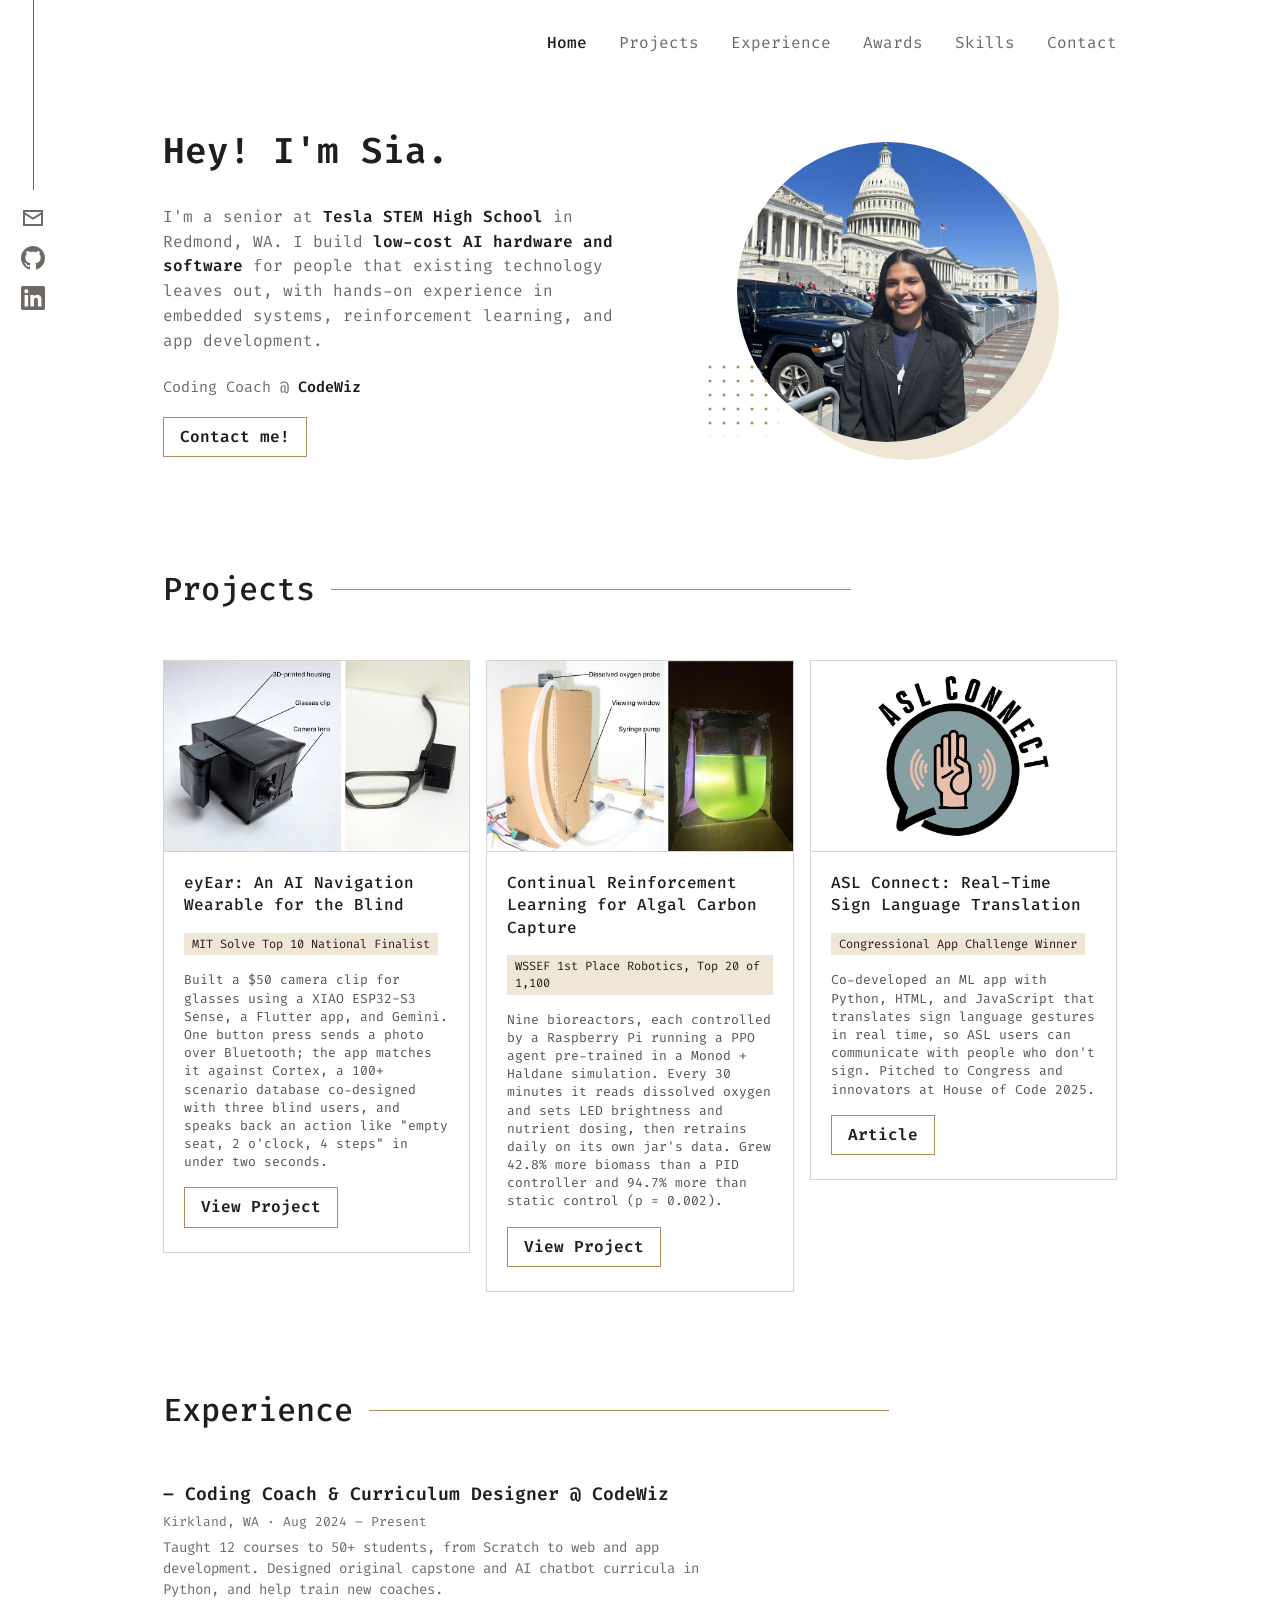
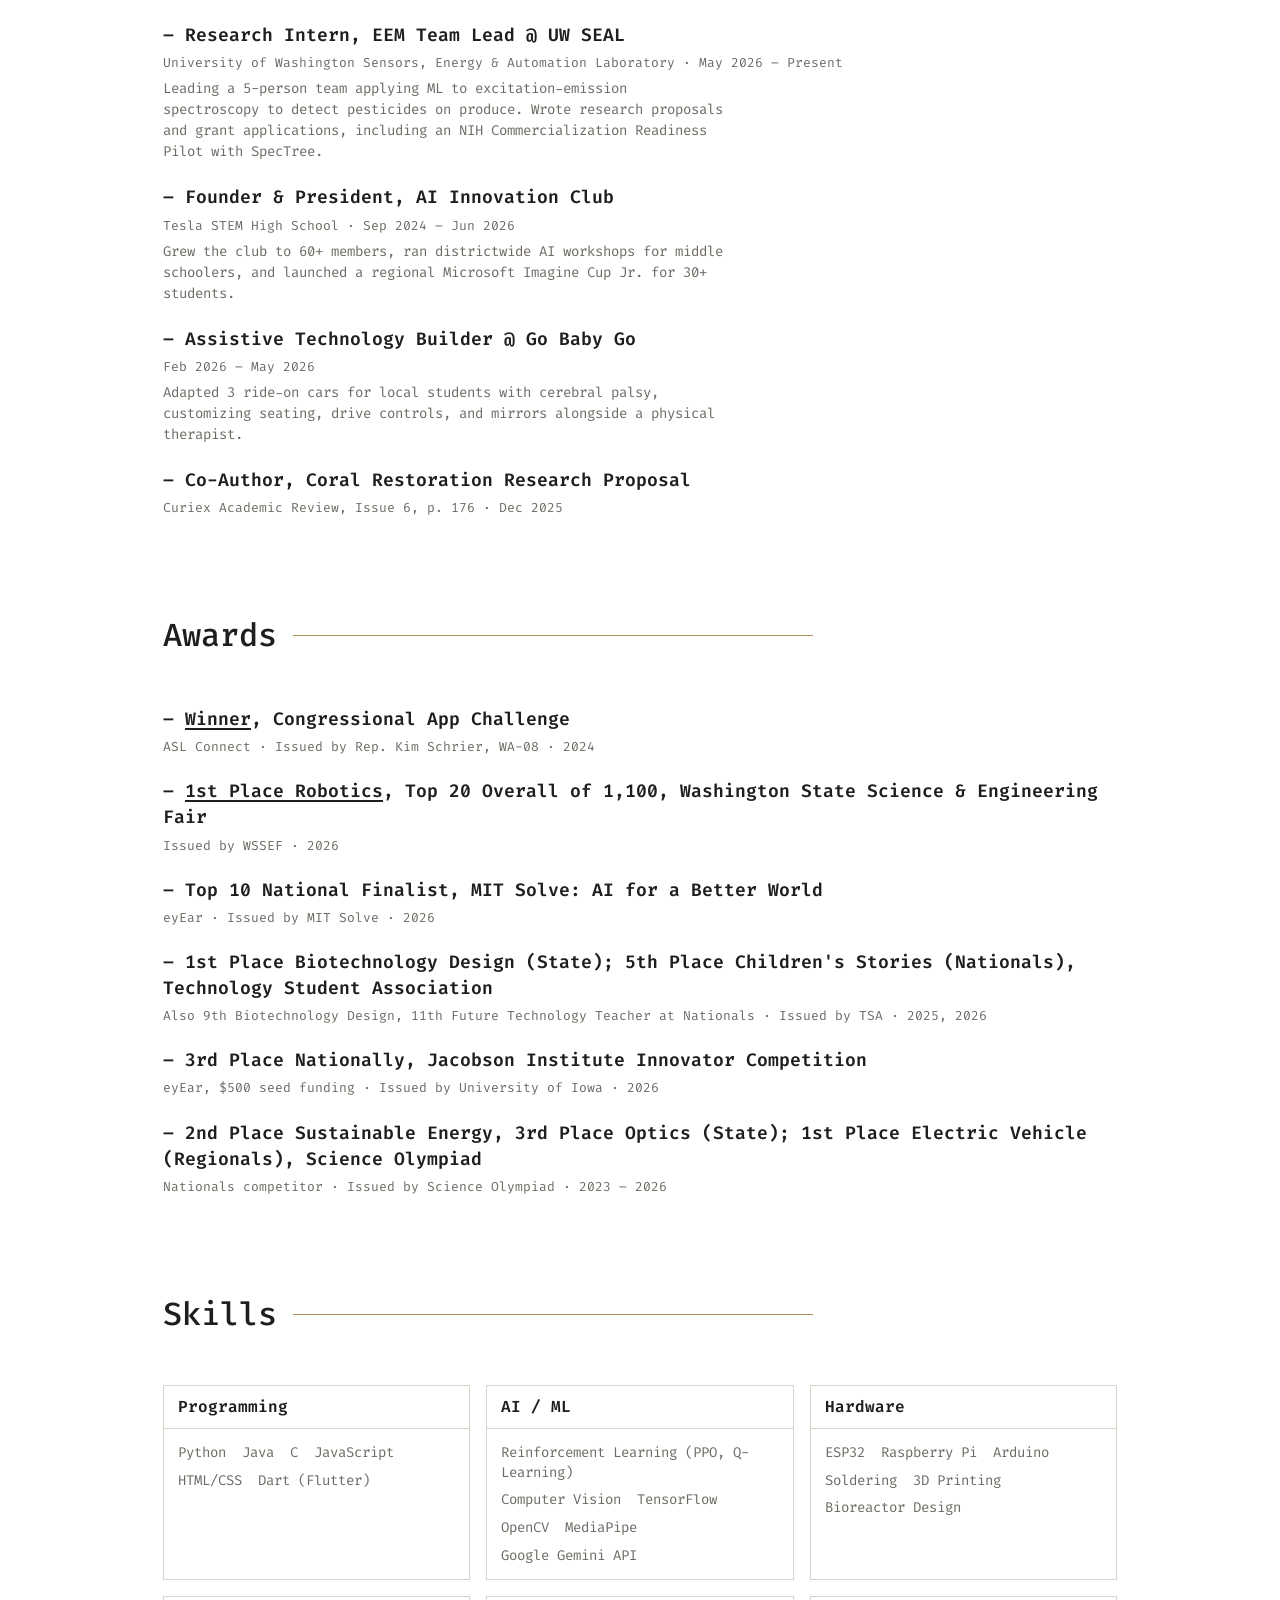
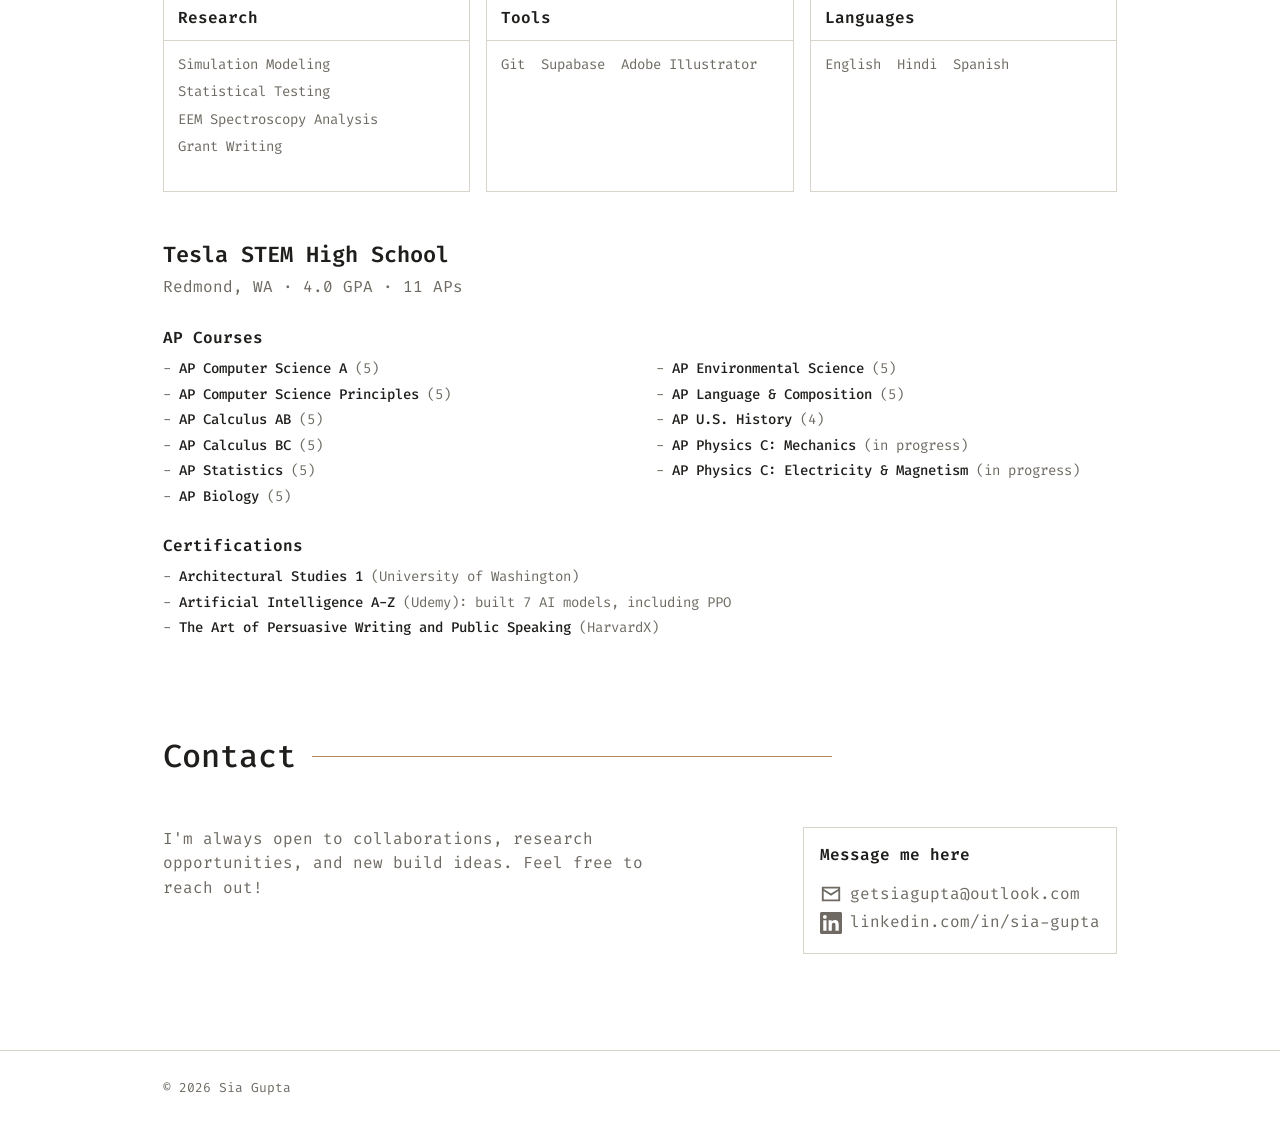
<file: index.html>
<!doctype html>
<html lang="en">
<head>
  <meta charset="utf-8">
  <meta name="viewport" content="width=device-width, initial-scale=1, viewport-fit=cover">
  <title>Sia Gupta's Personal Website</title>
  <meta name="description" content="Portfolio">
  <link rel="preconnect" href="https://fonts.googleapis.com">
  <link rel="preconnect" href="https://fonts.gstatic.com" crossorigin>
  <link href="https://fonts.googleapis.com/css2?family=Fira+Code:wght@400;500;600&display=swap" rel="stylesheet">
  <link rel="stylesheet" href="style.css">
</head>
<body id="home">

  <div class="socials">
    <a class="em" href="#contact" aria-label="Email"><svg viewBox="0 0 24 24"><path d="M2 4h20v16H2V4zm2 2v.5l8 5 8-5V6H4zm16 2.85-8 5-8-5V18h16V8.85z"/></svg></a>
    <a href="https://github.com/guptasia2009" target="_blank" rel="noopener" aria-label="GitHub"><svg viewBox="0 0 16 16"><path d="M8 0C3.58 0 0 3.58 0 8c0 3.54 2.29 6.53 5.47 7.59.4.07.55-.17.55-.38 0-.19-.01-.82-.01-1.49-2.01.37-2.53-.49-2.69-.94-.09-.23-.48-.94-.82-1.13-.28-.15-.68-.52-.01-.53.63-.01 1.08.58 1.23.82.72 1.21 1.87.87 2.33.66.07-.52.28-.87.51-1.07-1.78-.2-3.64-.89-3.64-3.95 0-.87.31-1.59.82-2.15-.08-.2-.36-1.02.08-2.12 0 0 .67-.21 2.2.82.64-.18 1.32-.27 2-.27.68 0 1.36.09 2 .27 1.53-1.04 2.2-.82 2.2-.82.44 1.1.16 1.92.08 2.12.51.56.82 1.27.82 2.15 0 3.07-1.87 3.75-3.65 3.95.29.25.54.73.54 1.48 0 1.07-.01 1.93-.01 2.2 0 .21.15.46.55.38A8.01 8.01 0 0 0 16 8c0-4.42-3.58-8-8-8z"/></svg></a>
    <a href="https://www.linkedin.com/in/sia-gupta/" target="_blank" rel="noopener" aria-label="LinkedIn"><svg viewBox="0 0 24 24"><path d="M20.45 20.45h-3.56v-5.57c0-1.33-.02-3.04-1.85-3.04-1.85 0-2.14 1.45-2.14 2.94v5.67H9.35V9h3.41v1.56h.05c.48-.9 1.64-1.85 3.37-1.85 3.6 0 4.27 2.37 4.27 5.46v6.28zM5.34 7.43a2.06 2.06 0 1 1 0-4.13 2.06 2.06 0 0 1 0 4.13zM7.12 20.45H3.56V9h3.56v11.45zM22.22 0H1.77C.79 0 0 .77 0 1.73v20.54C0 23.23.79 24 1.77 24h20.45c.98 0 1.78-.77 1.78-1.73V1.73C24 .77 23.2 0 22.22 0z"/></svg></a>
  </div>

  <div class="container">
    <header class="top">
      <nav>
        <a href="#home" class="on">Home</a>
        <a href="#projects">Projects</a>
        <a href="#experience">Experience</a>
        <a href="#awards">Awards</a>
        <a href="#skills">Skills</a>
        <a href="#contact">Contact</a>
      </nav>
    </header>

    <div class="hero">
      <div>
        <h1>Hey! I'm Sia.</h1>
        <p>I'm a senior at <b>Tesla STEM High School</b> in Redmond, WA. I build <b>low-cost AI hardware and software</b> for people that existing technology leaves out, with hands-on experience in embedded systems, reinforcement learning, and app development.</p>
        <p class="status">Coding Coach @ <b>CodeWiz</b></p>
        <a class="btn" href="#contact">Contact me!</a>
      </div>
      <div class="hero-photo">
        <span class="ring r1" aria-hidden="true"></span>
        <img src="images/me.jpg" alt="Sia Gupta in front of the U.S. Capitol">
        <svg class="dots" width="72" height="72" aria-hidden="true"><defs><pattern id="dp" width="14" height="14" patternUnits="userSpaceOnUse"><circle cx="3" cy="3" r="1.5" fill="#b08d5b"/></pattern></defs><rect width="72" height="72" fill="url(#dp)"/></svg>
      </div>
    </div>

    <section id="projects">
      <div class="sec-title"><h2>Projects</h2><hr></div>
      <div class="cards">

        <div class="card">
          <div class="img"><img src="images/eyear/thumb.jpg" alt="eyEar camera clip mounted on glasses"></div>
          <div class="body">
            <h3>eyEar: An AI Navigation Wearable for the Blind</h3>
            <span class="award">MIT Solve Top 10 National Finalist</span>
            <p>Built a $50 camera clip for glasses using a XIAO ESP32-S3 Sense, a Flutter app, and Gemini. One button press sends a photo over Bluetooth; the app matches it against Cortex, a 100+ scenario database co-designed with three blind users, and speaks back an action like "empty seat, 2 o'clock, 4 steps" in under two seconds.</p>
            <a class="btn" href="projects/eyear.html">View Project</a>
          </div>
        </div>

        <div class="card">
          <div class="img"><img src="images/bioreactor/thumb.jpg" alt="Cardboard bioreactor enclosure with dissolved oxygen probe and syringe pump"></div>
          <div class="body">
            <h3>Continual Reinforcement Learning for Algal Carbon Capture</h3>
            <span class="award">WSSEF 1st Place Robotics, Top 20 of 1,100</span>
            <p>Nine bioreactors, each controlled by a Raspberry Pi running a PPO agent pre-trained in a Monod + Haldane simulation. Every 30 minutes it reads dissolved oxygen and sets LED brightness and nutrient dosing, then retrains daily on its own jar's data. Grew 42.8% more biomass than a PID controller and 94.7% more than static control (p = 0.002).</p>
            <a class="btn" href="projects/bioreactor.html">View Project</a>
          </div>
        </div>

        <div class="card">
          <div class="img"><img src="images/asl-connect/thumb.jpg" alt="ASL Connect app screenshot"></div>
          <div class="body">
            <h3>ASL Connect: Real-Time Sign Language Translation</h3>
            <span class="award">Congressional App Challenge Winner</span>
            <p>Co-developed an ML app with Python, HTML, and JavaScript that translates sign language gestures in real time, so ASL users can communicate with people who don't sign. Pitched to Congress and innovators at House of Code 2025.</p>
            <a class="btn" href="https://www.congressionalappchallenge.us/24-WA08/" target="_blank" rel="noopener">Article</a>
          </div>
        </div>

      </div>
    </section>

    <section id="experience">
      <div class="sec-title"><h2>Experience</h2><hr></div>
      <ul class="list">
        <li>
          <div class="t">Coding Coach &amp; Curriculum Designer @ CodeWiz</div>
          <div class="m">Kirkland, WA · Aug 2024 – Present</div>
          <div class="d">Taught 12 courses to 50+ students, from Scratch to web and app development. Designed original capstone and AI chatbot curricula in Python, and help train new coaches.</div>
        </li>
        <li>
          <div class="t">Research Intern, EEM Team Lead @ UW SEAL</div>
          <div class="m">University of Washington Sensors, Energy &amp; Automation Laboratory · May 2026 – Present</div>
          <div class="d">Leading a 5-person team applying ML to excitation-emission spectroscopy to detect pesticides on produce. Wrote research proposals and grant applications, including an NIH Commercialization Readiness Pilot with SpecTree.</div>
        </li>
        <li>
          <div class="t">Founder &amp; President, AI Innovation Club</div>
          <div class="m">Tesla STEM High School · Sep 2024 – Jun 2026</div>
          <div class="d">Grew the club to 60+ members, ran districtwide AI workshops for middle schoolers, and launched a regional Microsoft Imagine Cup Jr. for 30+ students.</div>
        </li>
        <li>
          <div class="t">Assistive Technology Builder @ Go Baby Go</div>
          <div class="m">Feb 2026 – May 2026</div>
          <div class="d">Adapted 3 ride-on cars for local students with cerebral palsy, customizing seating, drive controls, and mirrors alongside a physical therapist.</div>
        </li>
        <li>
          <div class="t">Co-Author, Coral Restoration Research Proposal</div>
          <div class="m">Curiex Academic Review, Issue 6, p. 176 · Dec 2025</div>
        </li>
      </ul>
    </section>

    <section id="awards">
      <div class="sec-title"><h2>Awards</h2><hr></div>
      <ul class="list">
        <li><div class="t"><a href="https://www.congressionalappchallenge.us/24-WA08/" target="_blank" rel="noopener">Winner</a>, Congressional App Challenge</div><div class="m">ASL Connect · Issued by Rep. Kim Schrier, WA-08 · 2024</div></li>
        <li><div class="t"><a href="https://wssef.org/2026-wssef-first-place-trophy-grades-9-12/" target="_blank" rel="noopener">1st Place Robotics</a>, Top 20 Overall of 1,100, Washington State Science &amp; Engineering Fair</div><div class="m">Issued by WSSEF · 2026</div></li>
        <li><div class="t">Top 10 National Finalist, MIT Solve: AI for a Better World</div><div class="m">eyEar · Issued by MIT Solve · 2026</div></li>
        <li><div class="t">1st Place Biotechnology Design (State); 5th Place Children's Stories (Nationals), Technology Student Association</div><div class="m">Also 9th Biotechnology Design, 11th Future Technology Teacher at Nationals · Issued by TSA · 2025, 2026</div></li>
        <li><div class="t">3rd Place Nationally, Jacobson Institute Innovator Competition</div><div class="m">eyEar, $500 seed funding · Issued by University of Iowa · 2026</div></li>
        <li><div class="t">2nd Place Sustainable Energy, 3rd Place Optics (State); 1st Place Electric Vehicle (Regionals), Science Olympiad</div><div class="m">Nationals competitor · Issued by Science Olympiad · 2023 – 2026</div></li>
      </ul>
    </section>

    <section id="skills">
      <div class="sec-title"><h2>Skills</h2><hr></div>
      <div class="skill-boxes">
        <div class="skill-box"><h3>Programming</h3><ul><li>Python</li><li>Java</li><li>C</li><li>JavaScript</li><li>HTML/CSS</li><li>Dart (Flutter)</li></ul></div>
        <div class="skill-box"><h3>AI / ML</h3><ul><li>Reinforcement Learning (PPO, Q-Learning)</li><li>Computer Vision</li><li>TensorFlow</li><li>OpenCV</li><li>MediaPipe</li><li>Google Gemini API</li></ul></div>
        <div class="skill-box"><h3>Hardware</h3><ul><li>ESP32</li><li>Raspberry Pi</li><li>Arduino</li><li>Soldering</li><li>3D Printing</li><li>Bioreactor Design</li></ul></div>
        <div class="skill-box"><h3>Research</h3><ul><li>Simulation Modeling</li><li>Statistical Testing</li><li>EEM Spectroscopy Analysis</li><li>Grant Writing</li></ul></div>
        <div class="skill-box"><h3>Tools</h3><ul><li>Git</li><li>Supabase</li><li>Adobe Illustrator</li></ul></div>
        <div class="skill-box"><h3>Languages</h3><ul><li>English</li><li>Hindi</li><li>Spanish</li></ul></div>
      </div>

      <div class="edu">
        <div class="school">
          <h3>Tesla STEM High School</h3>
          <p>Redmond, WA · 4.0 GPA · 11 APs</p>
        </div>
        <div>
          <h4>AP Courses</h4>
          <ul class="ap">
            <li><b>AP Computer Science A</b> (5)</li>
            <li><b>AP Computer Science Principles</b> (5)</li>
            <li><b>AP Calculus AB</b> (5)</li>
            <li><b>AP Calculus BC</b> (5)</li>
            <li><b>AP Statistics</b> (5)</li>
            <li><b>AP Biology</b> (5)</li>
            <li><b>AP Environmental Science</b> (5)</li>
            <li><b>AP Language &amp; Composition</b> (5)</li>
            <li><b>AP U.S. History</b> (4)</li>
            <li><b>AP Physics C: Mechanics</b> (in progress)</li>
            <li><b>AP Physics C: Electricity &amp; Magnetism</b> (in progress)</li>
          </ul>
        </div>
        <div>
          <h4>Certifications</h4>
          <ul class="plain">
            <li><b>Architectural Studies 1</b> (University of Washington)</li>
            <li><b>Artificial Intelligence A-Z</b> (Udemy): built 7 AI models, including PPO</li>
            <li><b>The Art of Persuasive Writing and Public Speaking</b> (HarvardX)</li>
          </ul>
        </div>
      </div>
    </section>

    <section id="contact">
      <div class="sec-title"><h2>Contact</h2><hr></div>
      <div class="contact">
        <p>I'm always open to collaborations, research opportunities, and new build ideas. Feel free to reach out!</p>
        <div class="contact-box">
          <h3>Message me here</h3>
          <a class="em" href="#contact"><svg viewBox="0 0 24 24"><path d="M2 4h20v16H2V4zm2 2v.5l8 5 8-5V6H4zm16 2.85-8 5-8-5V18h16V8.85z"/></svg><span class="em-text">getsiagupta [at] outlook [dot] com</span></a>
          <a href="https://www.linkedin.com/in/sia-gupta/" target="_blank" rel="noopener"><svg viewBox="0 0 24 24"><path d="M20.45 20.45h-3.56v-5.57c0-1.33-.02-3.04-1.85-3.04-1.85 0-2.14 1.45-2.14 2.94v5.67H9.35V9h3.41v1.56h.05c.48-.9 1.64-1.85 3.37-1.85 3.6 0 4.27 2.37 4.27 5.46v6.28zM5.34 7.43a2.06 2.06 0 1 1 0-4.13 2.06 2.06 0 0 1 0 4.13zM7.12 20.45H3.56V9h3.56v11.45zM22.22 0H1.77C.79 0 0 .77 0 1.73v20.54C0 23.23.79 24 1.77 24h20.45c.98 0 1.78-.77 1.78-1.73V1.73C24 .77 23.2 0 22.22 0z"/></svg>linkedin.com/in/sia-gupta</a>
        </div>
      </div>
    </section>
  </div>

  <footer><div class="container">© 2026 Sia Gupta</div></footer>

  <script>
    (function () {
      var addr = ['getsiagupta', 'outlook.com'].join('@');
      document.querySelectorAll('.em').forEach(function (a) { a.href = 'mailto:' + addr; });
      document.querySelectorAll('.em-text').forEach(function (s) { s.textContent = addr; });
    })();
  </script>
</body>
</html>
</file>
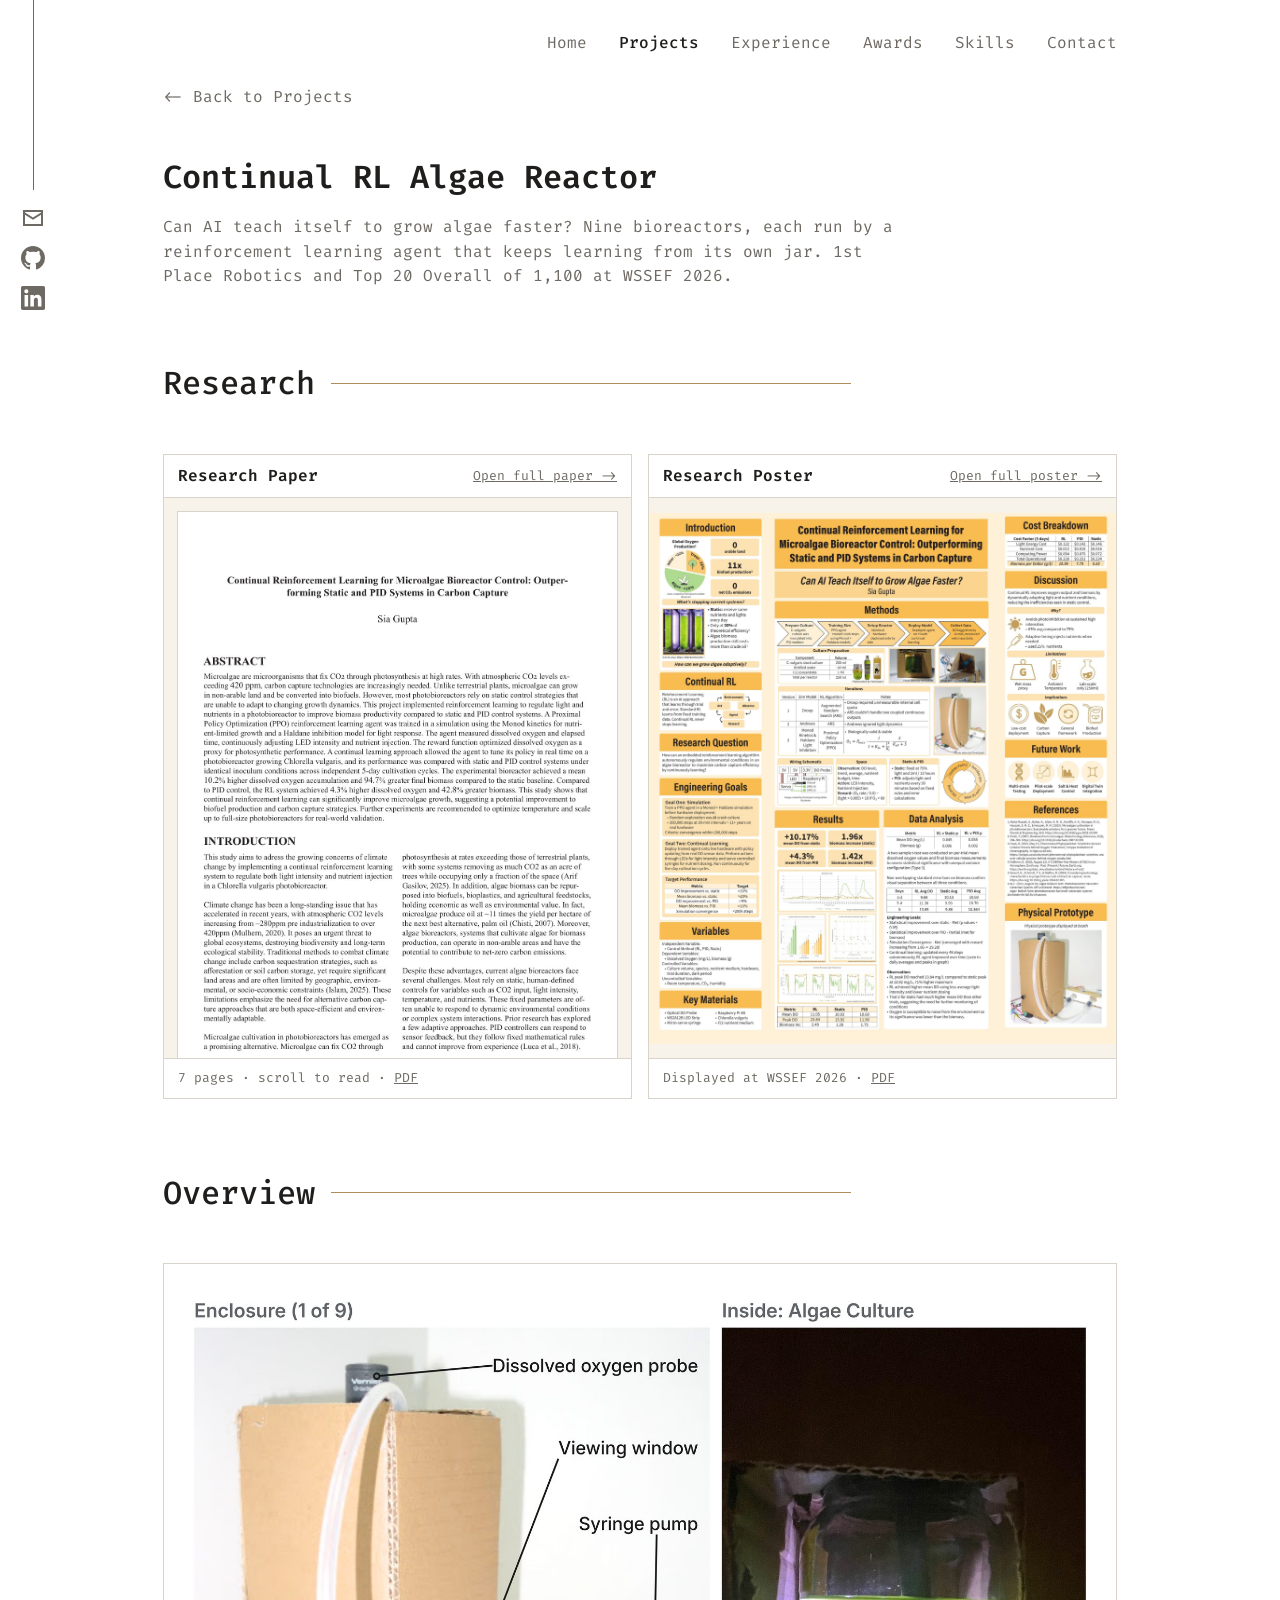
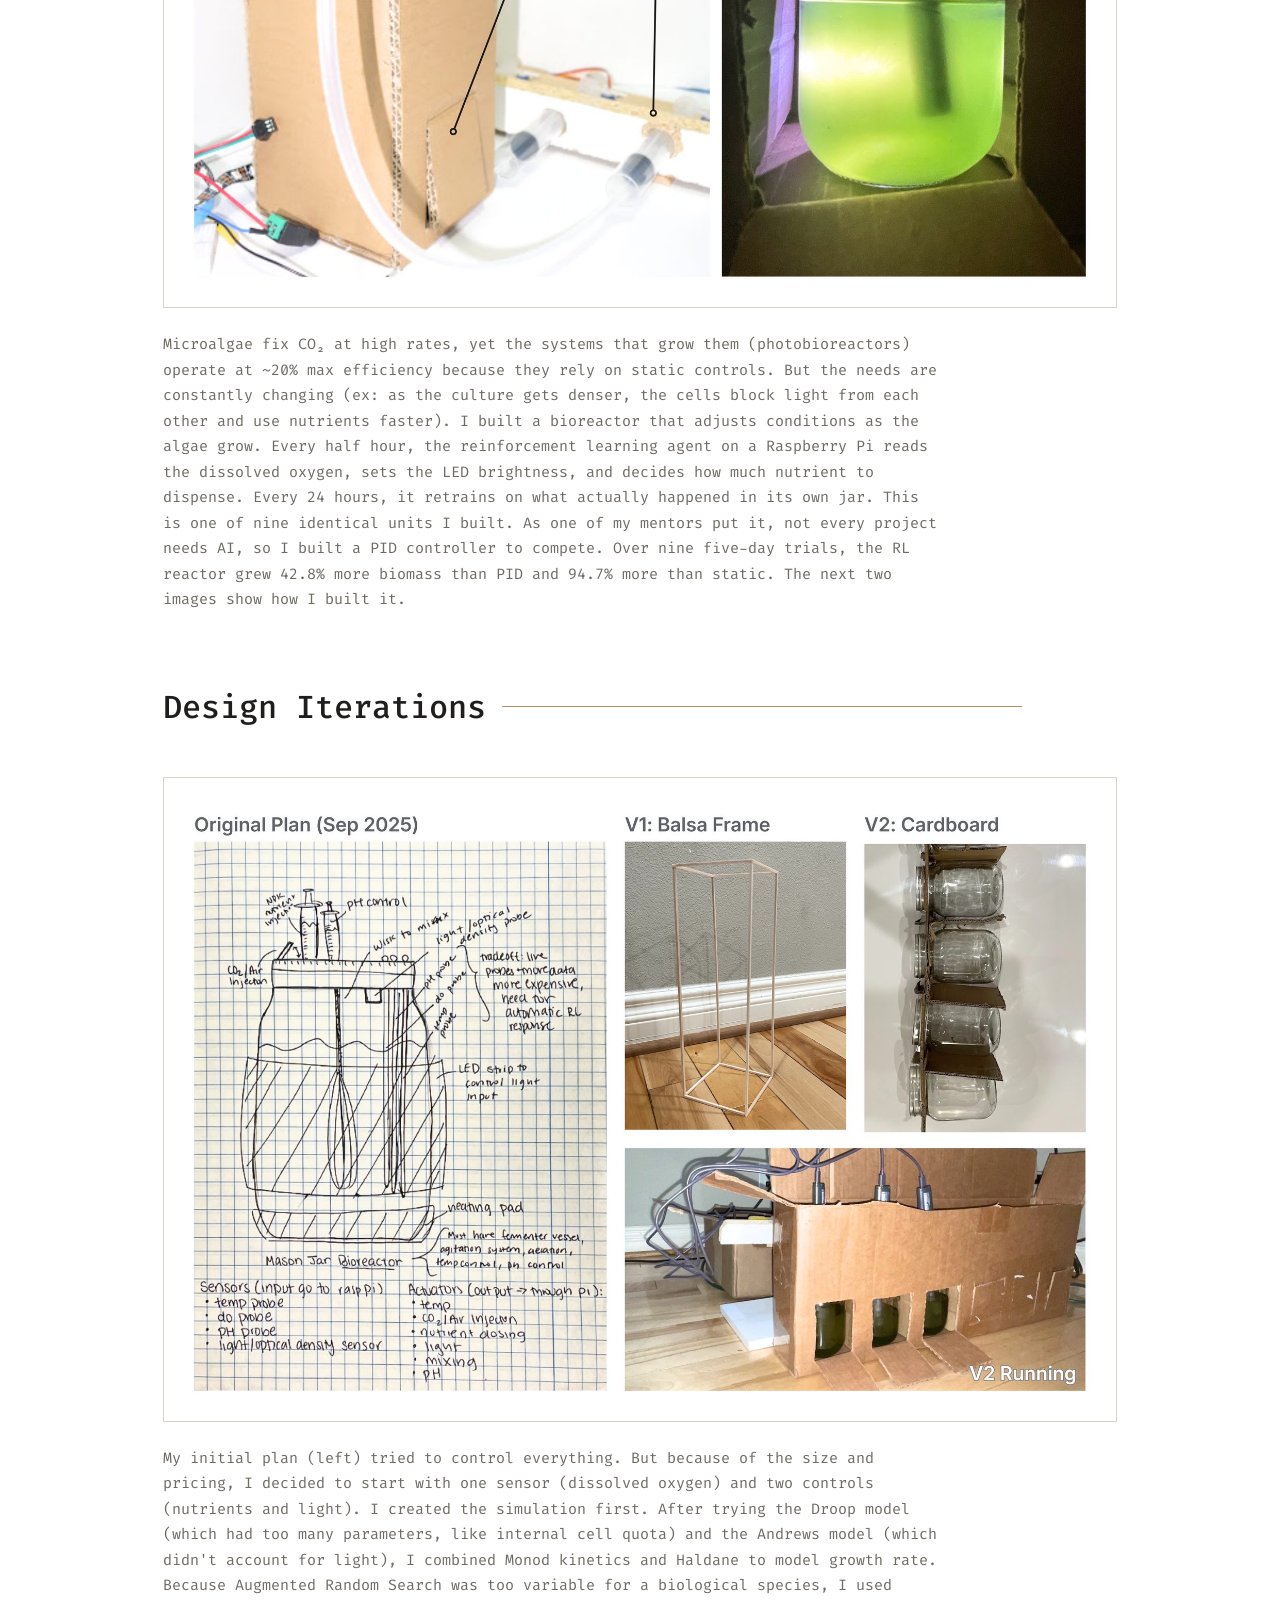
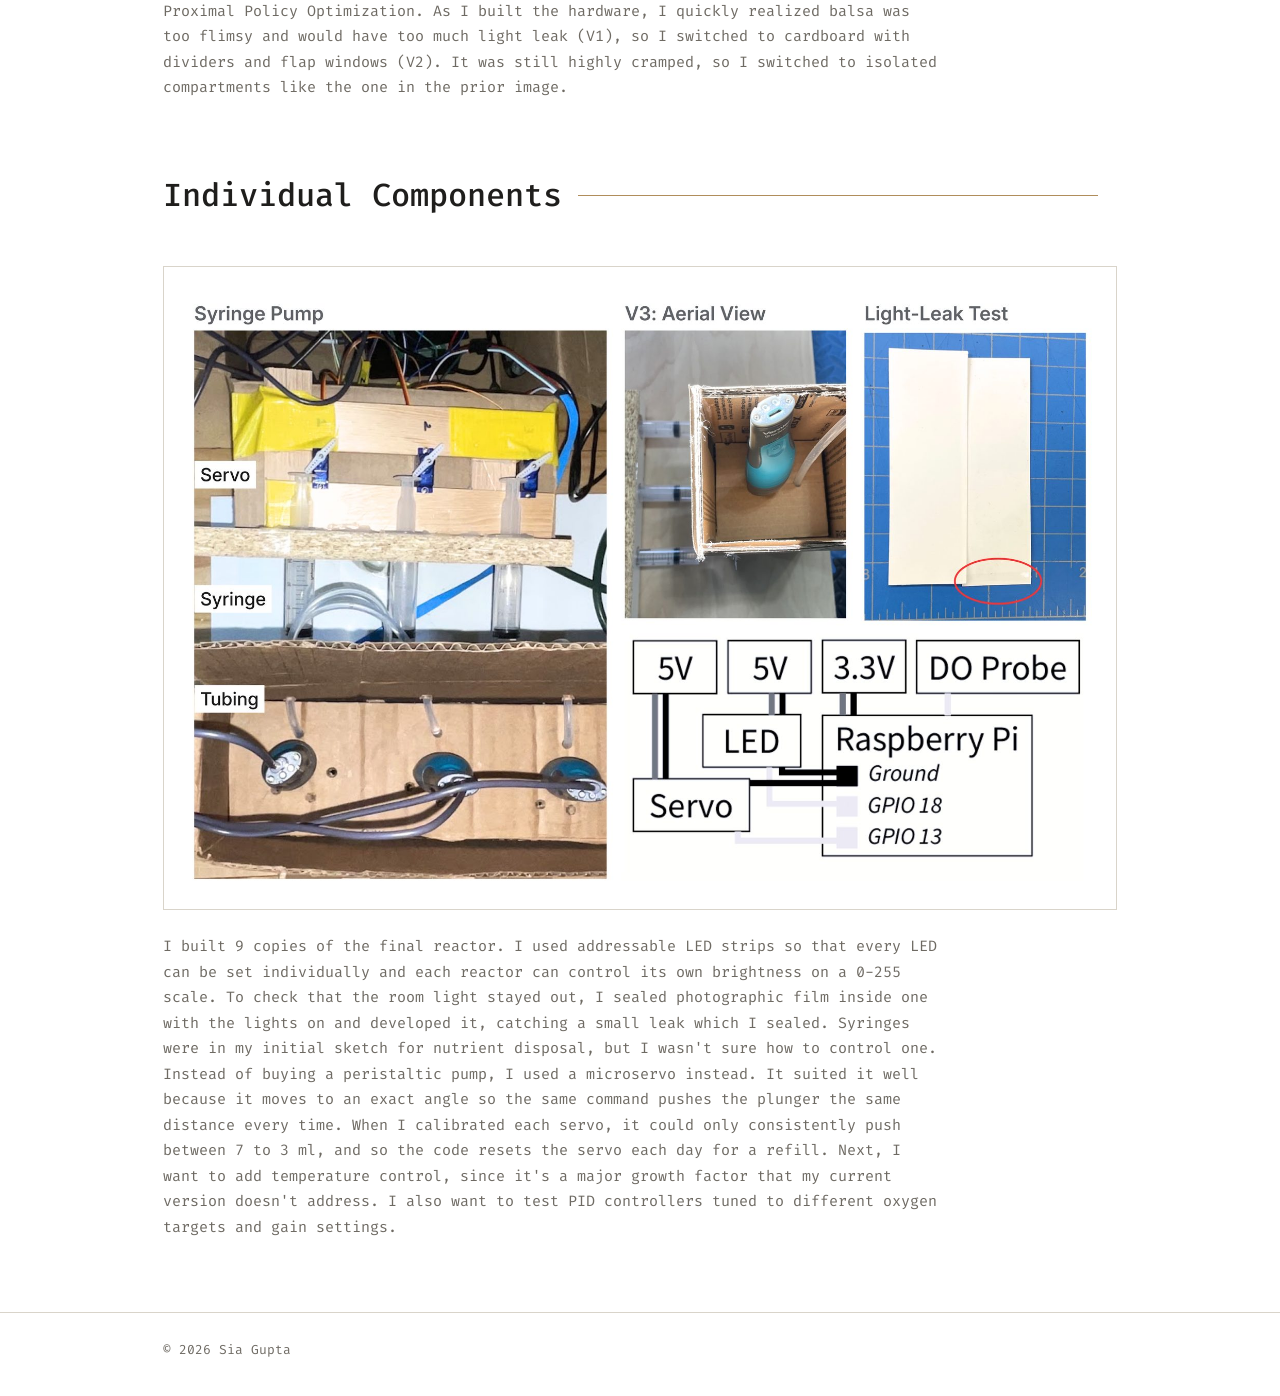
<file: projects/bioreactor.html>
<!doctype html>
<html lang="en">
<head>
  <meta charset="utf-8">
  <meta name="viewport" content="width=device-width, initial-scale=1, viewport-fit=cover">
  <title>Continual RL Algae Reactor | Sia Gupta</title>
  <meta name="description" content="A bioreactor that uses continual reinforcement learning to grow algae for carbon capture.">
  <link rel="preconnect" href="https://fonts.googleapis.com">
  <link rel="preconnect" href="https://fonts.gstatic.com" crossorigin>
  <link href="https://fonts.googleapis.com/css2?family=Fira+Code:wght@400;500;600&display=swap" rel="stylesheet">
  <link rel="stylesheet" href="../style.css">
</head>
<body>

  <div class="socials">
    <a class="em" href="#contact" aria-label="Email"><svg viewBox="0 0 24 24"><path d="M2 4h20v16H2V4zm2 2v.5l8 5 8-5V6H4zm16 2.85-8 5-8-5V18h16V8.85z"/></svg></a>
    <a href="https://github.com/guptasia2009" target="_blank" rel="noopener" aria-label="GitHub"><svg viewBox="0 0 16 16"><path d="M8 0C3.58 0 0 3.58 0 8c0 3.54 2.29 6.53 5.47 7.59.4.07.55-.17.55-.38 0-.19-.01-.82-.01-1.49-2.01.37-2.53-.49-2.69-.94-.09-.23-.48-.94-.82-1.13-.28-.15-.68-.52-.01-.53.63-.01 1.08.58 1.23.82.72 1.21 1.87.87 2.33.66.07-.52.28-.87.51-1.07-1.78-.2-3.64-.89-3.64-3.95 0-.87.31-1.59.82-2.15-.08-.2-.36-1.02.08-2.12 0 0 .67-.21 2.2.82.64-.18 1.32-.27 2-.27.68 0 1.36.09 2 .27 1.53-1.04 2.2-.82 2.2-.82.44 1.1.16 1.92.08 2.12.51.56.82 1.27.82 2.15 0 3.07-1.87 3.75-3.65 3.95.29.25.54.73.54 1.48 0 1.07-.01 1.93-.01 2.2 0 .21.15.46.55.38A8.01 8.01 0 0 0 16 8c0-4.42-3.58-8-8-8z"/></svg></a>
    <a href="https://www.linkedin.com/in/sia-gupta/" target="_blank" rel="noopener" aria-label="LinkedIn"><svg viewBox="0 0 24 24"><path d="M20.45 20.45h-3.56v-5.57c0-1.33-.02-3.04-1.85-3.04-1.85 0-2.14 1.45-2.14 2.94v5.67H9.35V9h3.41v1.56h.05c.48-.9 1.64-1.85 3.37-1.85 3.6 0 4.27 2.37 4.27 5.46v6.28zM5.34 7.43a2.06 2.06 0 1 1 0-4.13 2.06 2.06 0 0 1 0 4.13zM7.12 20.45H3.56V9h3.56v11.45zM22.22 0H1.77C.79 0 0 .77 0 1.73v20.54C0 23.23.79 24 1.77 24h20.45c.98 0 1.78-.77 1.78-1.73V1.73C24 .77 23.2 0 22.22 0z"/></svg></a>
  </div>

  <div class="container">
    <header class="top">
      <nav>
        <a href="../index.html#home">Home</a>
        <a href="../index.html#projects" class="on">Projects</a>
        <a href="../index.html#experience">Experience</a>
        <a href="../index.html#awards">Awards</a>
        <a href="../index.html#skills">Skills</a>
        <a href="../index.html#contact">Contact</a>
      </nav>
    </header>

    <a class="back" href="../index.html#projects">&lt;- Back to Projects</a>
    <div class="page-intro">
      <h1>Continual RL Algae Reactor</h1>
      <p>Can AI teach itself to grow algae faster? Nine bioreactors, each run by a reinforcement learning agent that keeps learning from its own jar. 1st Place Robotics and Top 20 Overall of 1,100 at WSSEF 2026.</p>
    </div>

    <section class="slide">
      <div class="sec-title"><h2>Research</h2><hr></div>
      <div class="research-grid">
        <div class="doc">
          <div class="doc-head"><h3>Research Paper</h3><a href="../research/paper.html">Open full paper -&gt;</a></div>
          <div class="paper-scroll" tabindex="0" aria-label="Research paper, scroll to read">
          <img src="../research/paper/page-1.jpg" alt="Research paper, page 1 of 7" loading="lazy">
          <img src="../research/paper/page-2.jpg" alt="Research paper, page 2 of 7" loading="lazy">
          <img src="../research/paper/page-3.jpg" alt="Research paper, page 3 of 7" loading="lazy">
          <img src="../research/paper/page-4.jpg" alt="Research paper, page 4 of 7" loading="lazy">
          <img src="../research/paper/page-5.jpg" alt="Research paper, page 5 of 7" loading="lazy">
          <img src="../research/paper/page-6.jpg" alt="Research paper, page 6 of 7" loading="lazy">
          <img src="../research/paper/page-7.jpg" alt="Research paper, page 7 of 7" loading="lazy">
          </div>
          <div class="doc-foot">7 pages · scroll to read · <a href="../research/paper.pdf" target="_blank" rel="noopener">PDF</a></div>
        </div>
        <div class="doc">
          <div class="doc-head"><h3>Research Poster</h3><a href="../research/poster.html">Open full poster -&gt;</a></div>
          <a class="poster" href="../research/poster.html"><img src="../research/poster.jpg" alt="Research trifold poster: Continual Reinforcement Learning for Microalgae Bioreactor Control"></a>
          <div class="doc-foot">Displayed at WSSEF 2026 · <a href="../research/poster.pdf" target="_blank" rel="noopener">PDF</a></div>
        </div>
      </div>
    </section>

    <section class="slide">
      <div class="sec-title"><h2>Overview</h2><hr></div>
      <figure><img src="../images/bioreactor/01-overview.jpg" alt="Left: cardboard enclosure (1 of 9) labeled with the dissolved oxygen probe, viewing window, and syringe pump. Right: inside view of the green algae culture."></figure>
      <p>Microalgae fix CO₂ at high rates, yet the systems that grow them (photobioreactors) operate at ~20% max efficiency because they rely on static controls. But the needs are constantly changing (ex: as the culture gets denser, the cells block light from each other and use nutrients faster). I built a bioreactor that adjusts conditions as the algae grow. Every half hour, the reinforcement learning agent on a Raspberry Pi reads the dissolved oxygen, sets the LED brightness, and decides how much nutrient to dispense. Every 24 hours, it retrains on what actually happened in its own jar. This is one of nine identical units I built. As one of my mentors put it, not every project needs AI, so I built a PID controller to compete. Over nine five-day trials, the RL reactor grew 42.8% more biomass than PID and 94.7% more than static. The next two images show how I built it.</p>
    </section>

    <section class="slide">
      <div class="sec-title"><h2>Design Iterations</h2><hr></div>
      <figure><img src="../images/bioreactor/02-iterations.jpg" alt="Hand-drawn original plan from September 2025, the V1 balsa frame, and the V2 cardboard enclosure with dividers, shown running."></figure>
      <p>My initial plan (left) tried to control everything. But because of the size and pricing, I decided to start with one sensor (dissolved oxygen) and two controls (nutrients and light). I created the simulation first. After trying the Droop model (which had too many parameters, like internal cell quota) and the Andrews model (which didn't account for light), I combined Monod kinetics and Haldane to model growth rate. Because Augmented Random Search was too variable for a biological species, I used Proximal Policy Optimization. As I built the hardware, I quickly realized balsa was too flimsy and would have too much light leak (V1), so I switched to cardboard with dividers and flap windows (V2). It was still highly cramped, so I switched to isolated compartments like the one in the prior image.</p>
    </section>

    <section class="slide">
      <div class="sec-title"><h2>Individual Components</h2><hr></div>
      <figure><img src="../images/bioreactor/03-components.jpg" alt="Servo-driven syringe pump, aerial view of a V3 compartment, the photographic film light-leak test, and the wiring schematic connecting the servo, LED, DO probe, and Raspberry Pi."></figure>
      <p>I built 9 copies of the final reactor. I used addressable LED strips so that every LED can be set individually and each reactor can control its own brightness on a 0-255 scale. To check that the room light stayed out, I sealed photographic film inside one with the lights on and developed it, catching a small leak which I sealed. Syringes were in my initial sketch for nutrient disposal, but I wasn't sure how to control one. Instead of buying a peristaltic pump, I used a microservo instead. It suited it well because it moves to an exact angle so the same command pushes the plunger the same distance every time. When I calibrated each servo, it could only consistently push between 7 to 3 ml, and so the code resets the servo each day for a refill. Next, I want to add temperature control, since it's a major growth factor that my current version doesn't address. I also want to test PID controllers tuned to different oxygen targets and gain settings.</p>
    </section>
  </div>

  <footer><div class="container">© 2026 Sia Gupta</div></footer>

  <script>
    (function () {
      var addr = ['getsiagupta', 'outlook.com'].join('@');
      document.querySelectorAll('.em').forEach(function (a) { a.href = 'mailto:' + addr; });
      document.querySelectorAll('.em-text').forEach(function (s) { s.textContent = addr; });
    })();
  </script>
</body>
</html>
</file>
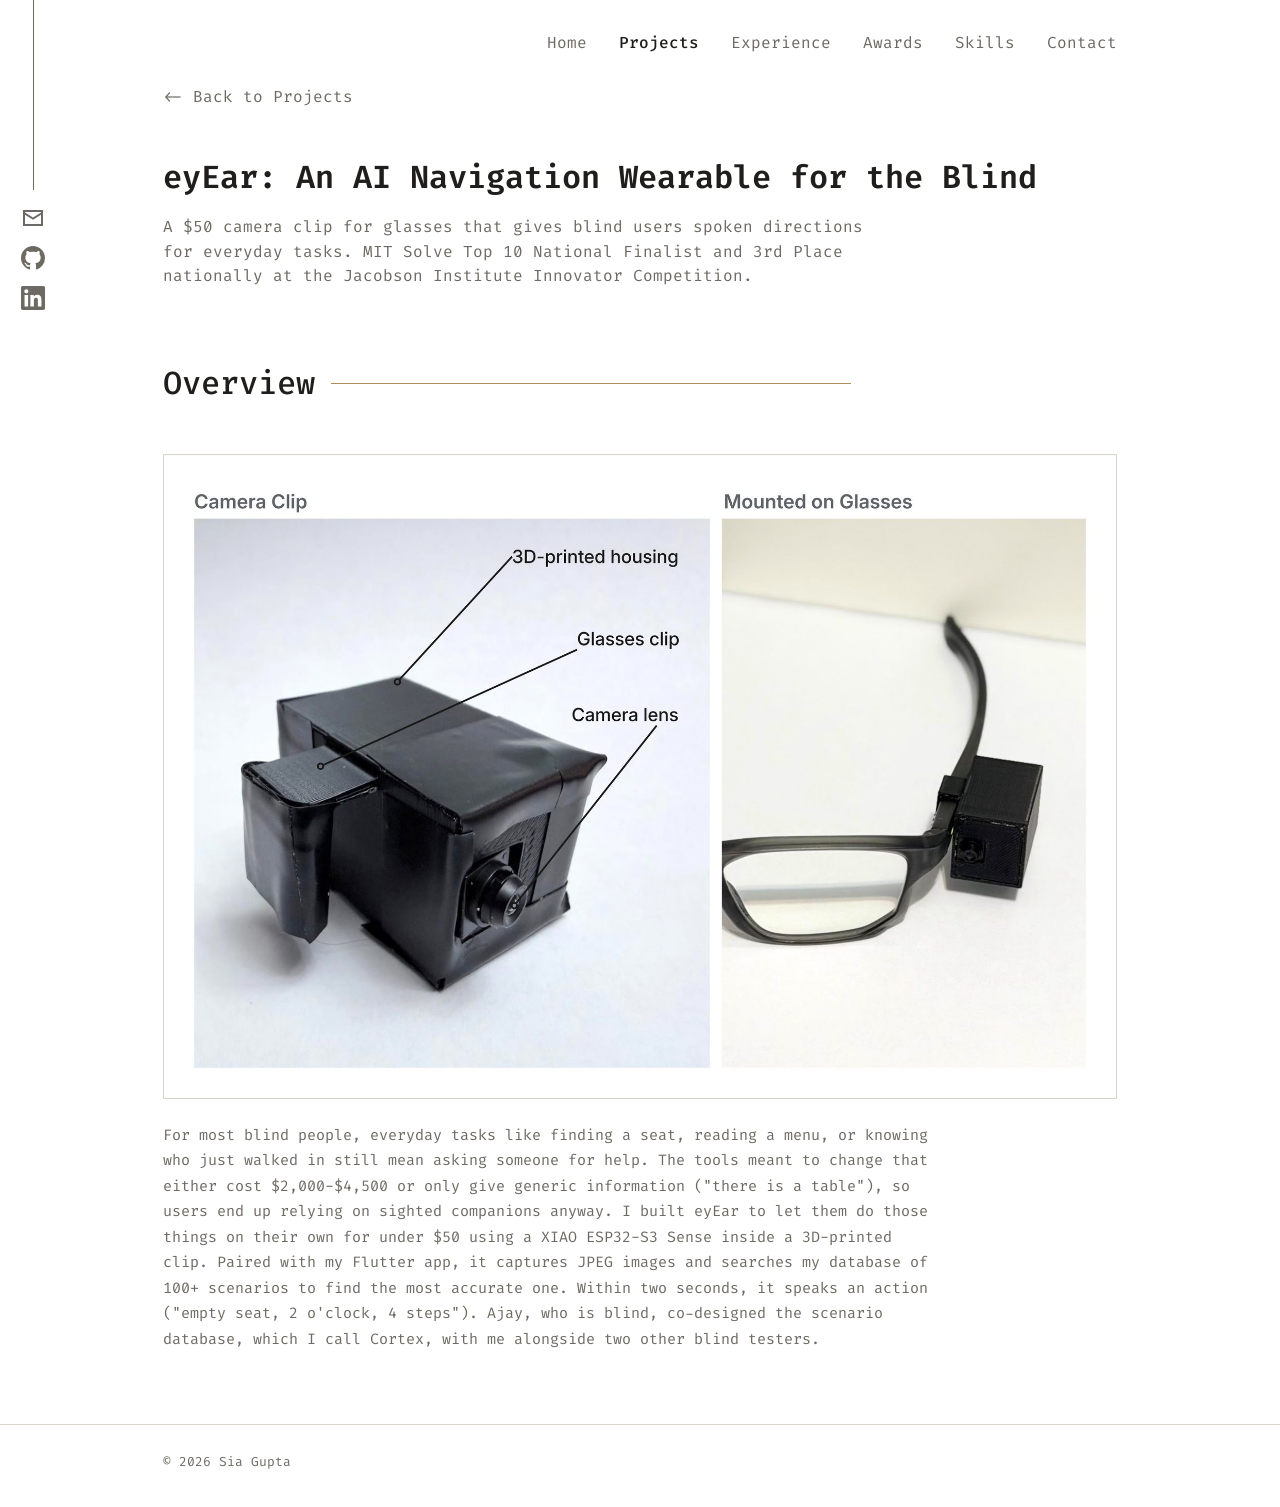
<file: projects/eyear.html>
<!doctype html>
<html lang="en">
<head>
  <meta charset="utf-8">
  <meta name="viewport" content="width=device-width, initial-scale=1, viewport-fit=cover">
  <title>eyEar | Sia Gupta</title>
  <meta name="description" content="eyEar: a $50 AI navigation wearable for the blind.">
  <link rel="preconnect" href="https://fonts.googleapis.com">
  <link rel="preconnect" href="https://fonts.gstatic.com" crossorigin>
  <link href="https://fonts.googleapis.com/css2?family=Fira+Code:wght@400;500;600&display=swap" rel="stylesheet">
  <link rel="stylesheet" href="../style.css">
</head>
<body>

  <div class="socials">
    <a class="em" href="#contact" aria-label="Email"><svg viewBox="0 0 24 24"><path d="M2 4h20v16H2V4zm2 2v.5l8 5 8-5V6H4zm16 2.85-8 5-8-5V18h16V8.85z"/></svg></a>
    <a href="https://github.com/guptasia2009" target="_blank" rel="noopener" aria-label="GitHub"><svg viewBox="0 0 16 16"><path d="M8 0C3.58 0 0 3.58 0 8c0 3.54 2.29 6.53 5.47 7.59.4.07.55-.17.55-.38 0-.19-.01-.82-.01-1.49-2.01.37-2.53-.49-2.69-.94-.09-.23-.48-.94-.82-1.13-.28-.15-.68-.52-.01-.53.63-.01 1.08.58 1.23.82.72 1.21 1.87.87 2.33.66.07-.52.28-.87.51-1.07-1.78-.2-3.64-.89-3.64-3.95 0-.87.31-1.59.82-2.15-.08-.2-.36-1.02.08-2.12 0 0 .67-.21 2.2.82.64-.18 1.32-.27 2-.27.68 0 1.36.09 2 .27 1.53-1.04 2.2-.82 2.2-.82.44 1.1.16 1.92.08 2.12.51.56.82 1.27.82 2.15 0 3.07-1.87 3.75-3.65 3.95.29.25.54.73.54 1.48 0 1.07-.01 1.93-.01 2.2 0 .21.15.46.55.38A8.01 8.01 0 0 0 16 8c0-4.42-3.58-8-8-8z"/></svg></a>
    <a href="https://www.linkedin.com/in/sia-gupta/" target="_blank" rel="noopener" aria-label="LinkedIn"><svg viewBox="0 0 24 24"><path d="M20.45 20.45h-3.56v-5.57c0-1.33-.02-3.04-1.85-3.04-1.85 0-2.14 1.45-2.14 2.94v5.67H9.35V9h3.41v1.56h.05c.48-.9 1.64-1.85 3.37-1.85 3.6 0 4.27 2.37 4.27 5.46v6.28zM5.34 7.43a2.06 2.06 0 1 1 0-4.13 2.06 2.06 0 0 1 0 4.13zM7.12 20.45H3.56V9h3.56v11.45zM22.22 0H1.77C.79 0 0 .77 0 1.73v20.54C0 23.23.79 24 1.77 24h20.45c.98 0 1.78-.77 1.78-1.73V1.73C24 .77 23.2 0 22.22 0z"/></svg></a>
  </div>

  <div class="container">
    <header class="top">
      <nav>
        <a href="../index.html#home">Home</a>
        <a href="../index.html#projects" class="on">Projects</a>
        <a href="../index.html#experience">Experience</a>
        <a href="../index.html#awards">Awards</a>
        <a href="../index.html#skills">Skills</a>
        <a href="../index.html#contact">Contact</a>
      </nav>
    </header>

    <a class="back" href="../index.html#projects">&lt;- Back to Projects</a>
    <div class="page-intro">
      <h1>eyEar: An AI Navigation Wearable for the Blind</h1>
      <p>A $50 camera clip for glasses that gives blind users spoken directions for everyday tasks. MIT Solve Top 10 National Finalist and 3rd Place nationally at the Jacobson Institute Innovator Competition.</p>
    </div>

    <section class="slide">
      <div class="sec-title"><h2>Overview</h2><hr></div>
      <figure><img src="../images/eyear/01-overview.jpg" alt="Left: eyEar camera clip labeled with the 3D-printed housing, glasses clip, and camera lens. Right: the clip mounted on a pair of glasses."></figure>
      <p>For most blind people, everyday tasks like finding a seat, reading a menu, or knowing who just walked in still mean asking someone for help. The tools meant to change that either cost $2,000-$4,500 or only give generic information ("there is a table"), so users end up relying on sighted companions anyway. I built eyEar to let them do those things on their own for under $50 using a XIAO ESP32-S3 Sense inside a 3D-printed clip. Paired with my Flutter app, it captures JPEG images and searches my database of 100+ scenarios to find the most accurate one. Within two seconds, it speaks an action ("empty seat, 2 o'clock, 4 steps"). Ajay, who is blind, co-designed the scenario database, which I call Cortex, with me alongside two other blind testers.</p>
    </section>

  </div>

  <footer><div class="container">© 2026 Sia Gupta</div></footer>

  <script>
    (function () {
      var addr = ['getsiagupta', 'outlook.com'].join('@');
      document.querySelectorAll('.em').forEach(function (a) { a.href = 'mailto:' + addr; });
      document.querySelectorAll('.em-text').forEach(function (s) { s.textContent = addr; });
    })();
  </script>
</body>
</html>
</file>
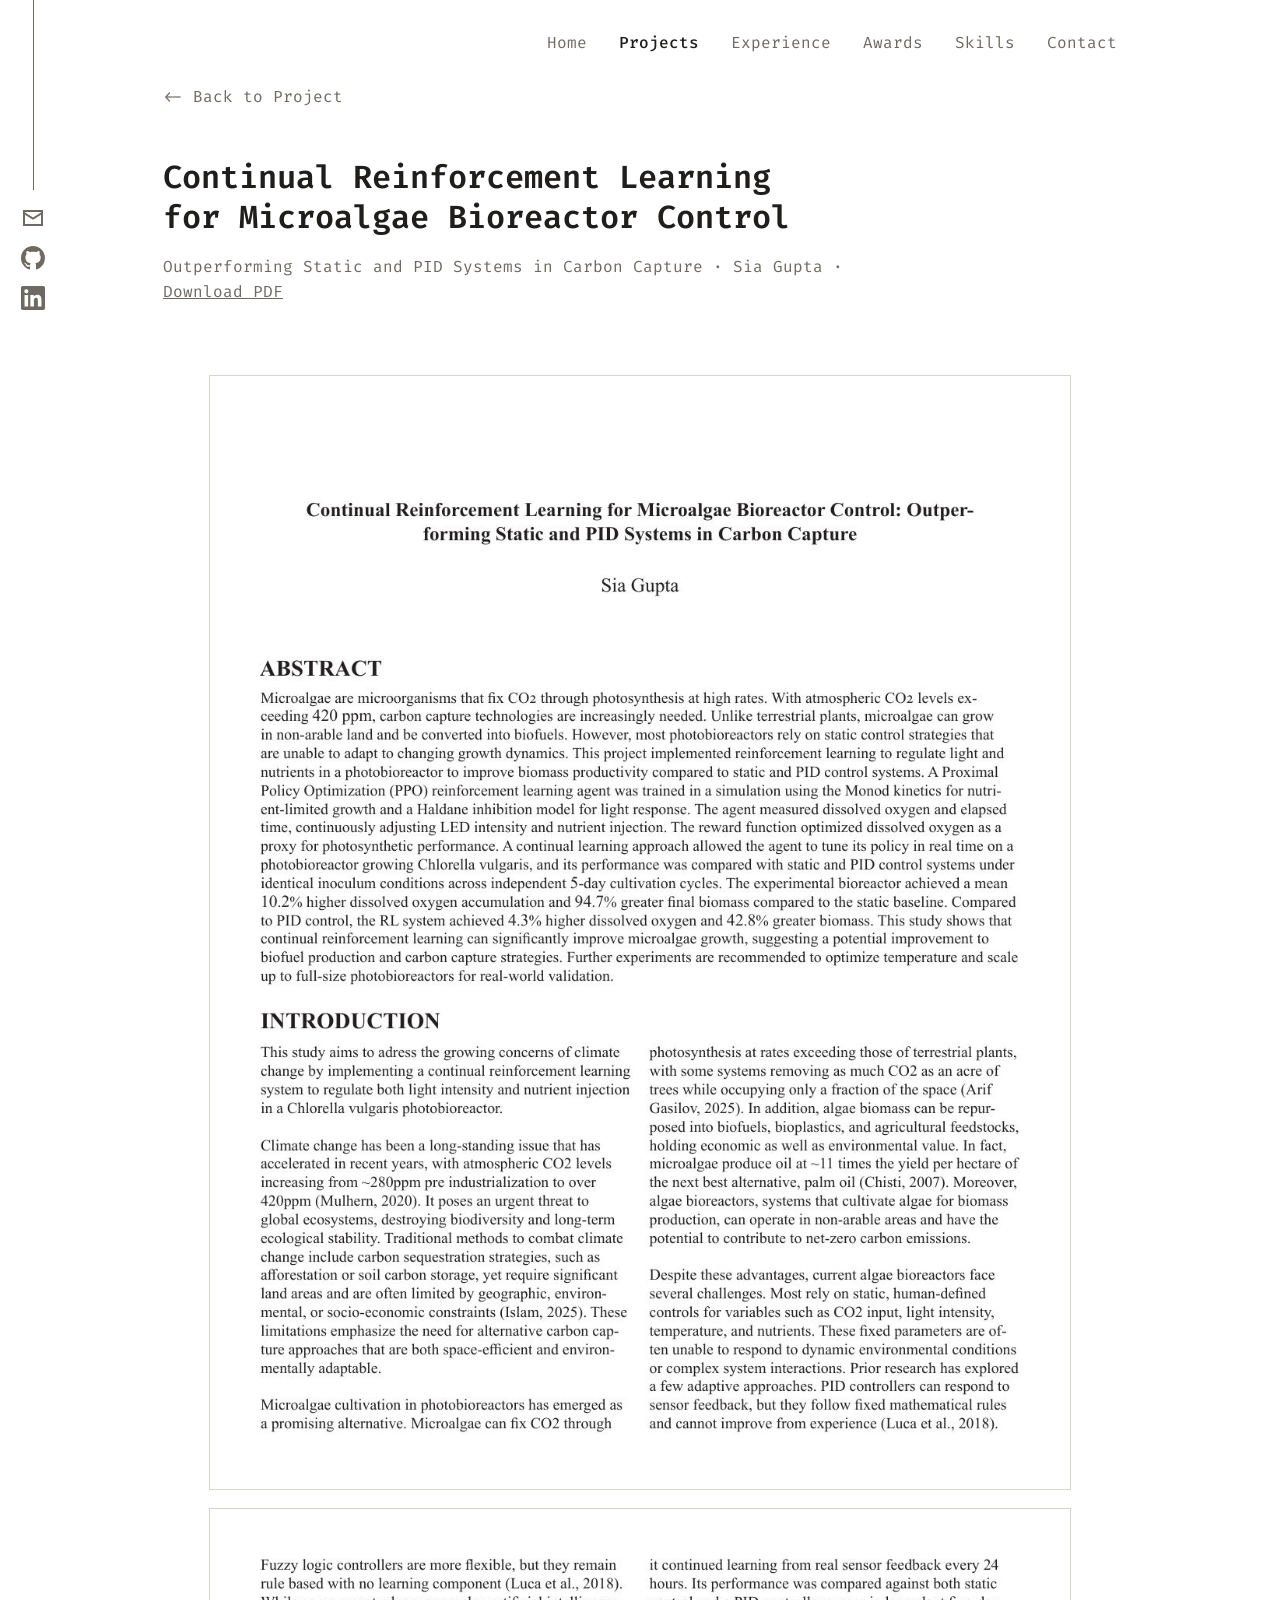
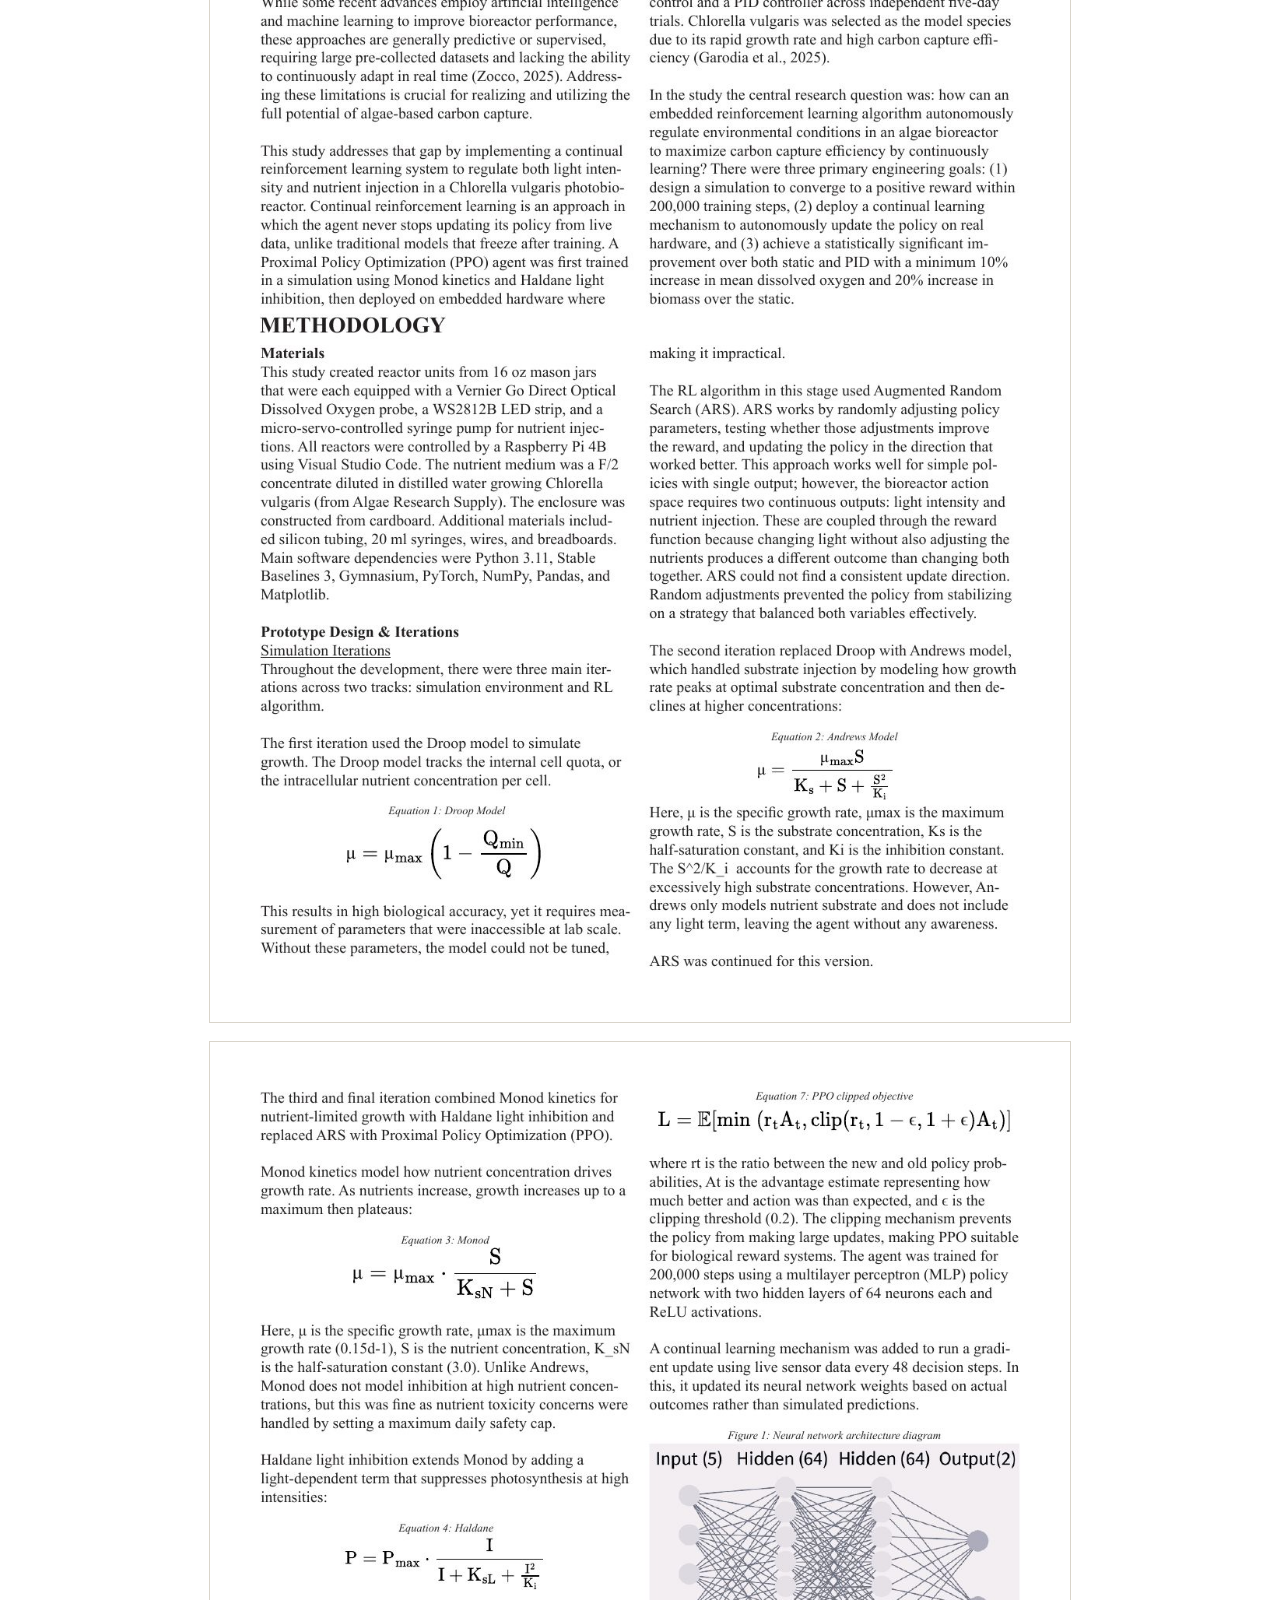
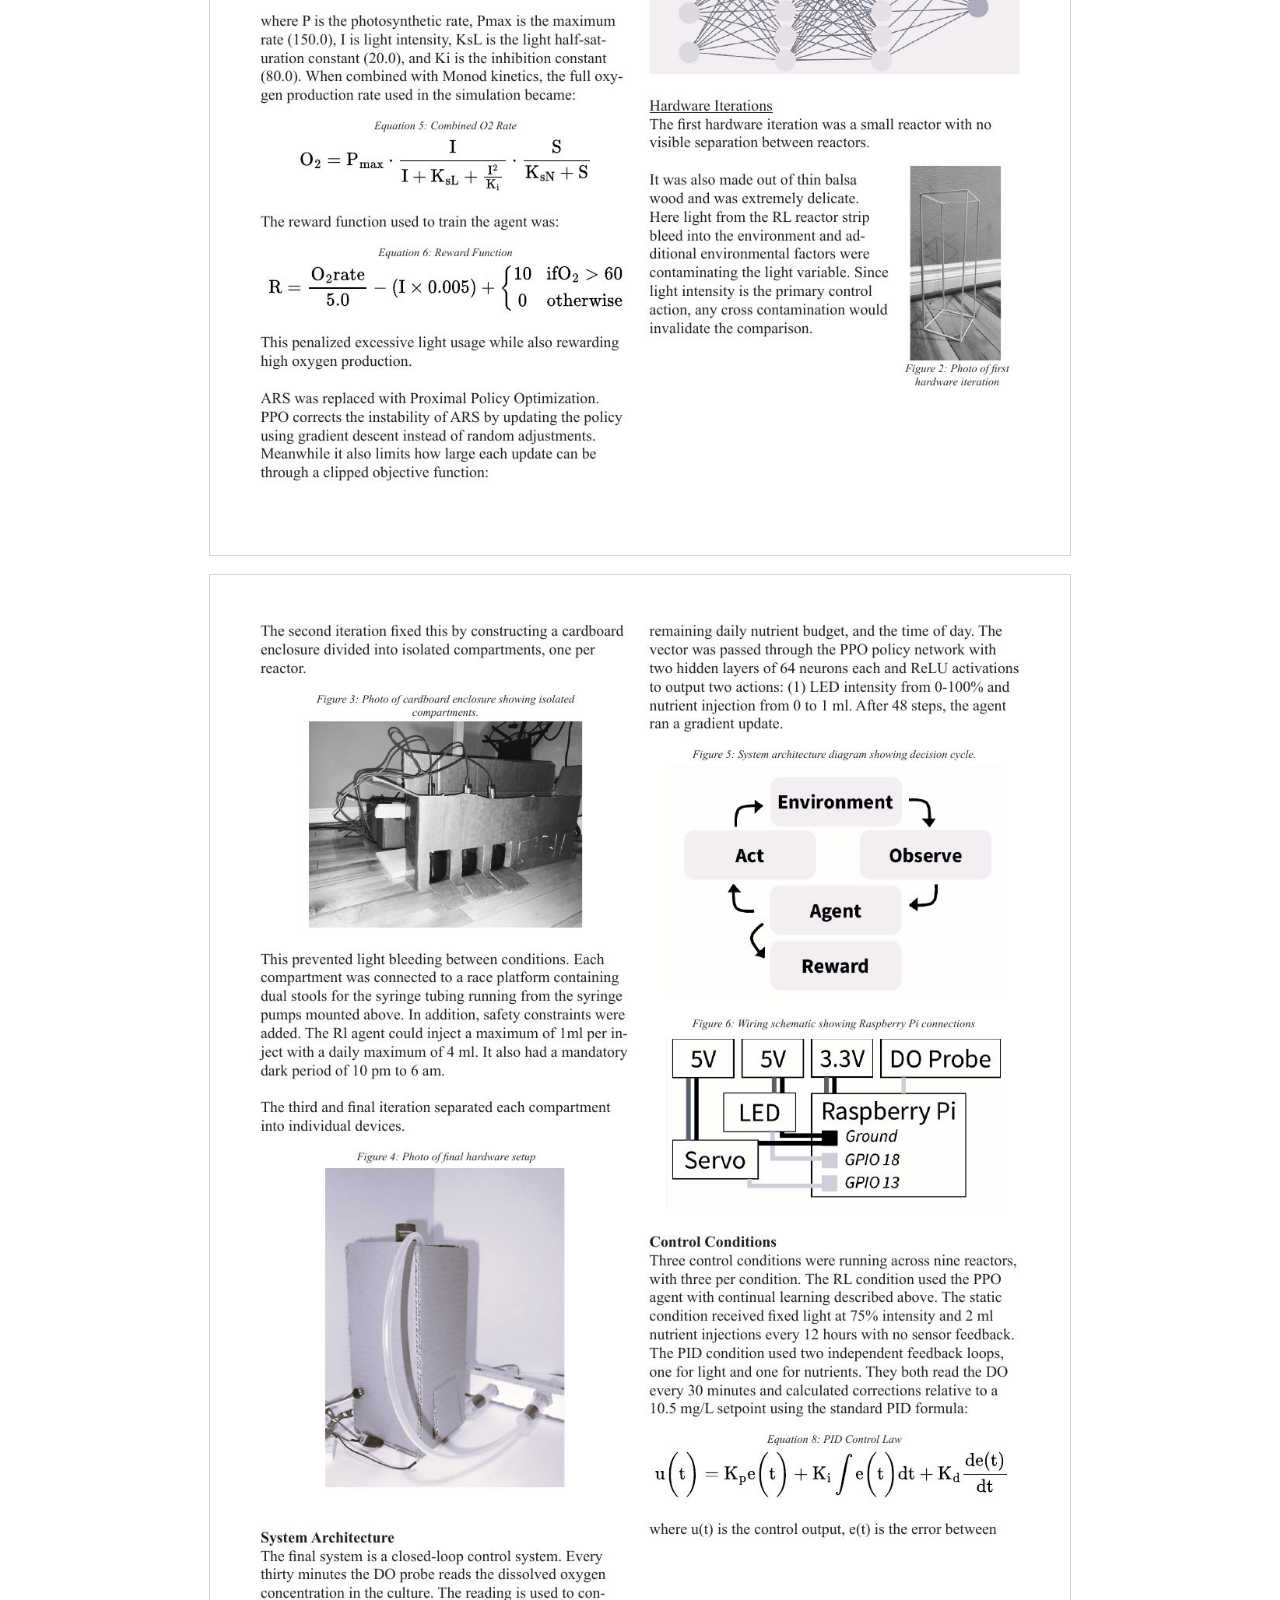
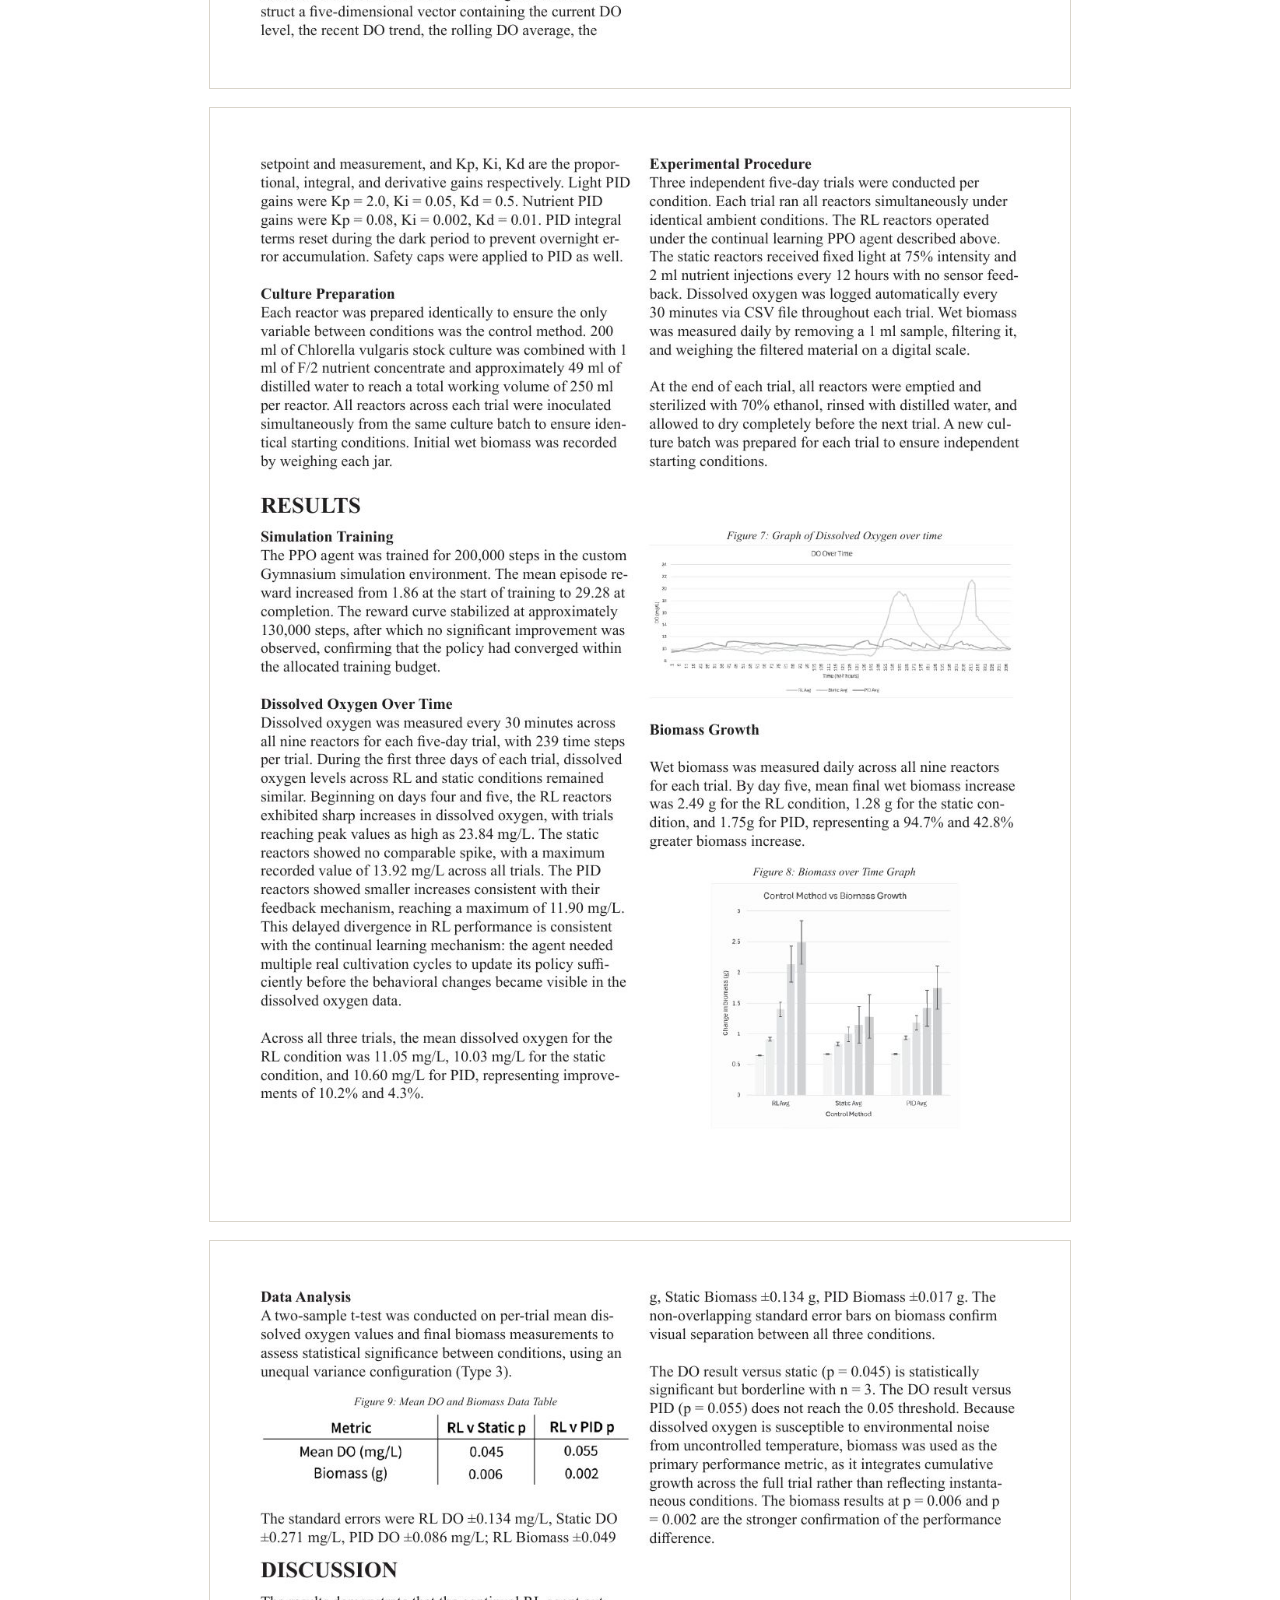
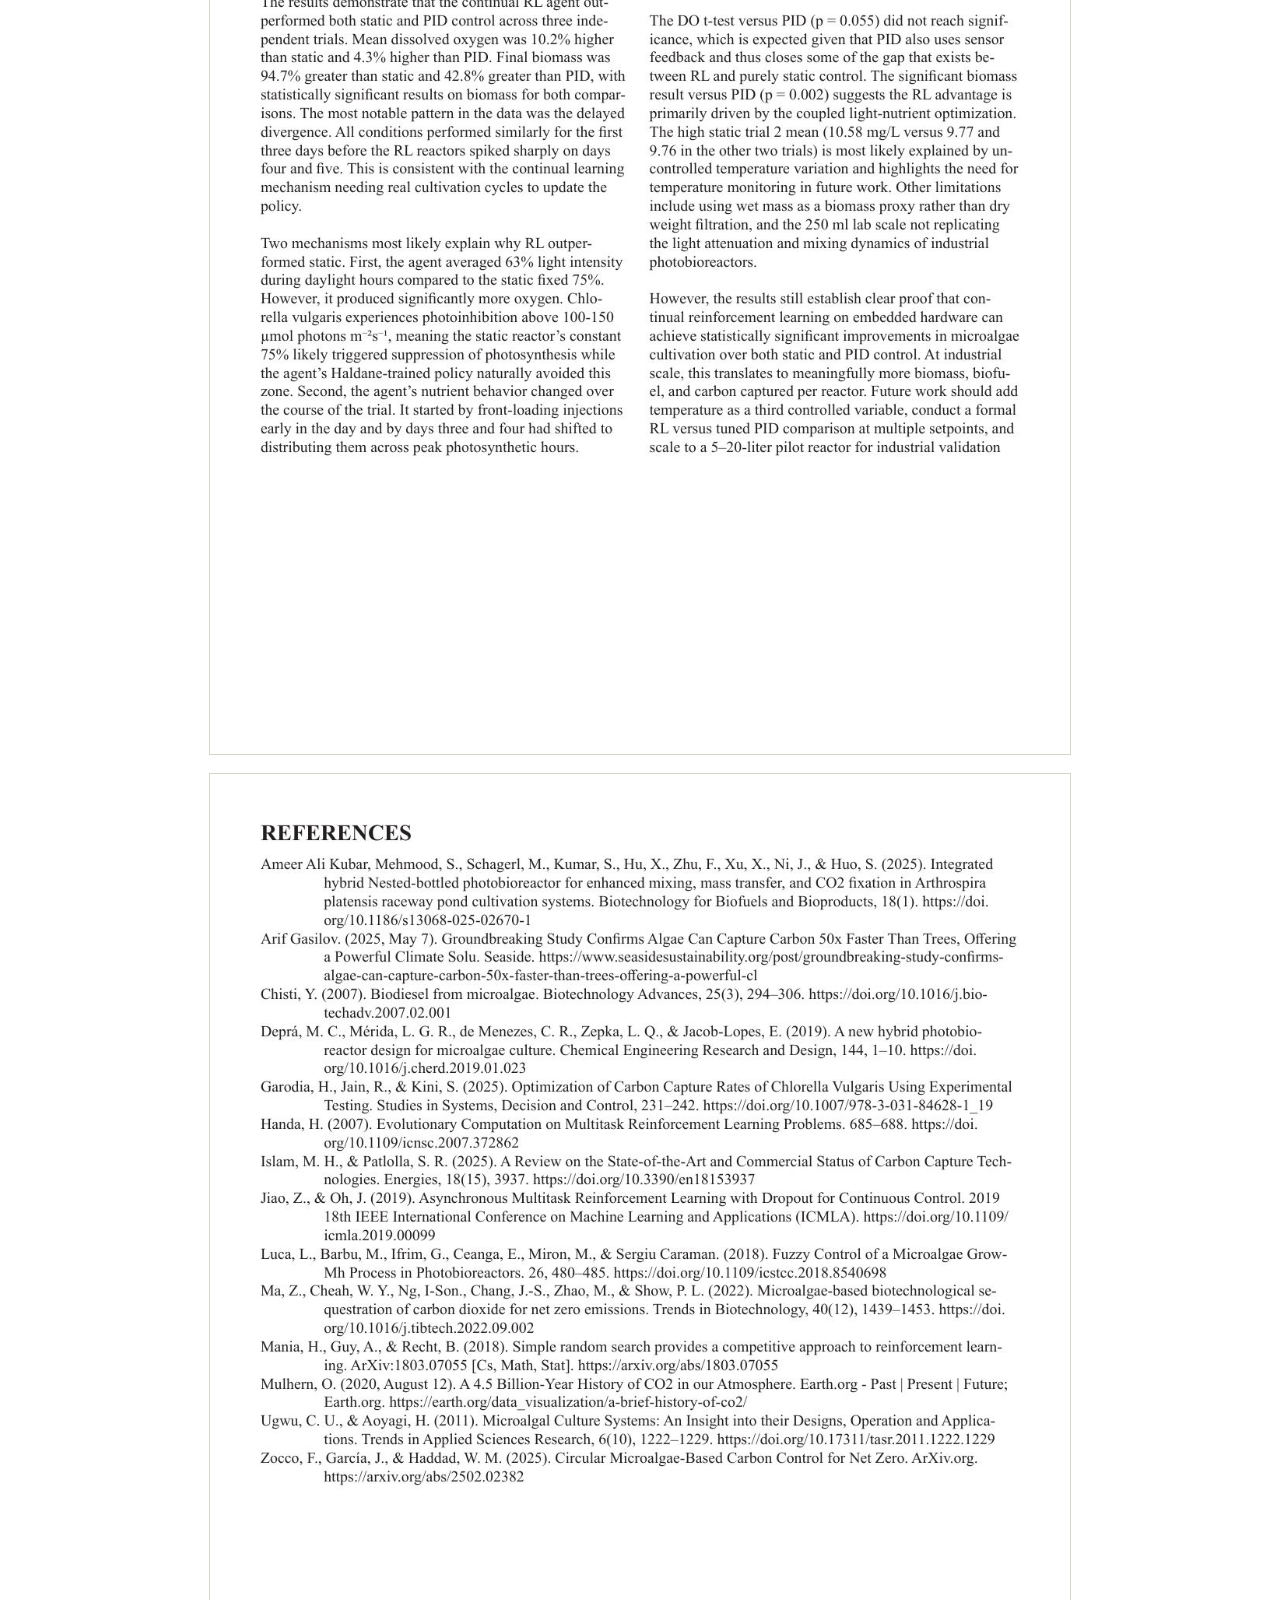
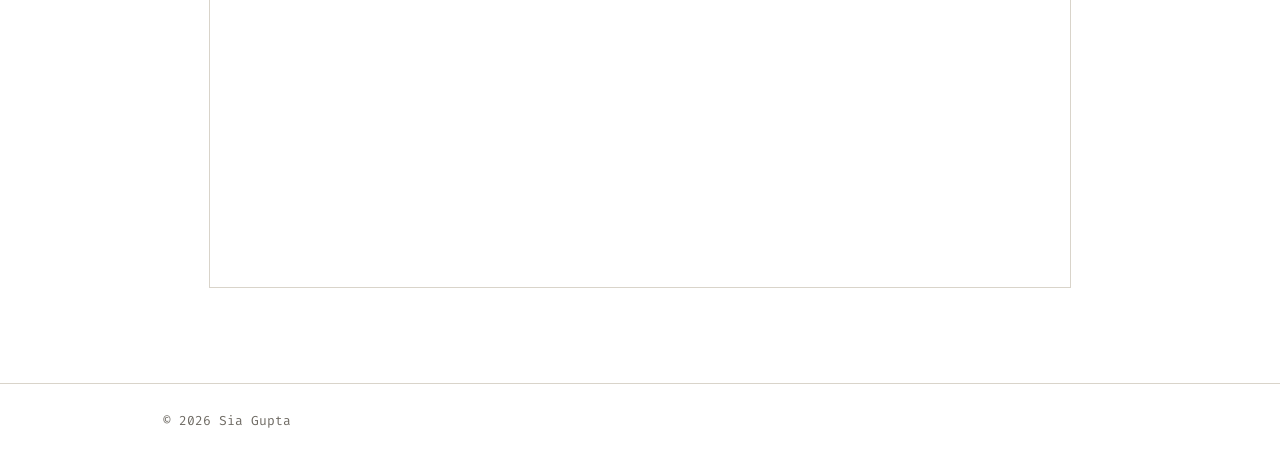
<file: research/paper.html>
<!doctype html>
<html lang="en">
<head>
  <meta charset="utf-8">
  <meta name="viewport" content="width=device-width, initial-scale=1, viewport-fit=cover">
  <title>Algae Reactor Paper | Sia Gupta</title>
  <meta name="description" content="Research paper: Continual Reinforcement Learning for Microalgae Bioreactor Control.">
  <link rel="preconnect" href="https://fonts.googleapis.com">
  <link rel="preconnect" href="https://fonts.gstatic.com" crossorigin>
  <link href="https://fonts.googleapis.com/css2?family=Fira+Code:wght@400;500;600&display=swap" rel="stylesheet">
  <link rel="stylesheet" href="../style.css">
</head>
<body>

  <div class="socials">
    <a class="em" href="#contact" aria-label="Email"><svg viewBox="0 0 24 24"><path d="M2 4h20v16H2V4zm2 2v.5l8 5 8-5V6H4zm16 2.85-8 5-8-5V18h16V8.85z"/></svg></a>
    <a href="https://github.com/guptasia2009" target="_blank" rel="noopener" aria-label="GitHub"><svg viewBox="0 0 16 16"><path d="M8 0C3.58 0 0 3.58 0 8c0 3.54 2.29 6.53 5.47 7.59.4.07.55-.17.55-.38 0-.19-.01-.82-.01-1.49-2.01.37-2.53-.49-2.69-.94-.09-.23-.48-.94-.82-1.13-.28-.15-.68-.52-.01-.53.63-.01 1.08.58 1.23.82.72 1.21 1.87.87 2.33.66.07-.52.28-.87.51-1.07-1.78-.2-3.64-.89-3.64-3.95 0-.87.31-1.59.82-2.15-.08-.2-.36-1.02.08-2.12 0 0 .67-.21 2.2.82.64-.18 1.32-.27 2-.27.68 0 1.36.09 2 .27 1.53-1.04 2.2-.82 2.2-.82.44 1.1.16 1.92.08 2.12.51.56.82 1.27.82 2.15 0 3.07-1.87 3.75-3.65 3.95.29.25.54.73.54 1.48 0 1.07-.01 1.93-.01 2.2 0 .21.15.46.55.38A8.01 8.01 0 0 0 16 8c0-4.42-3.58-8-8-8z"/></svg></a>
    <a href="https://www.linkedin.com/in/sia-gupta/" target="_blank" rel="noopener" aria-label="LinkedIn"><svg viewBox="0 0 24 24"><path d="M20.45 20.45h-3.56v-5.57c0-1.33-.02-3.04-1.85-3.04-1.85 0-2.14 1.45-2.14 2.94v5.67H9.35V9h3.41v1.56h.05c.48-.9 1.64-1.85 3.37-1.85 3.6 0 4.27 2.37 4.27 5.46v6.28zM5.34 7.43a2.06 2.06 0 1 1 0-4.13 2.06 2.06 0 0 1 0 4.13zM7.12 20.45H3.56V9h3.56v11.45zM22.22 0H1.77C.79 0 0 .77 0 1.73v20.54C0 23.23.79 24 1.77 24h20.45c.98 0 1.78-.77 1.78-1.73V1.73C24 .77 23.2 0 22.22 0z"/></svg></a>
  </div>

  <div class="container">
    <header class="top">
      <nav>
        <a href="../index.html#home">Home</a>
        <a href="../index.html#projects" class="on">Projects</a>
        <a href="../index.html#experience">Experience</a>
        <a href="../index.html#awards">Awards</a>
        <a href="../index.html#skills">Skills</a>
        <a href="../index.html#contact">Contact</a>
      </nav>
    </header>

    <a class="back" href="../projects/bioreactor.html">&lt;- Back to Project</a>
    <div class="page-intro">
      <h1>Continual Reinforcement Learning for Microalgae Bioreactor Control</h1>
      <p>Outperforming Static and PID Systems in Carbon Capture · Sia Gupta · <a href="paper.pdf" target="_blank" rel="noopener">Download PDF</a></p>
    </div>
    <div class="reader">
      <img src="paper/page-1.jpg" alt="Page 1 of 7">
      <img src="paper/page-2.jpg" alt="Page 2 of 7" loading="lazy">
      <img src="paper/page-3.jpg" alt="Page 3 of 7" loading="lazy">
      <img src="paper/page-4.jpg" alt="Page 4 of 7" loading="lazy">
      <img src="paper/page-5.jpg" alt="Page 5 of 7" loading="lazy">
      <img src="paper/page-6.jpg" alt="Page 6 of 7" loading="lazy">
      <img src="paper/page-7.jpg" alt="Page 7 of 7" loading="lazy">
    </div>
  </div>

  <footer><div class="container">© 2026 Sia Gupta</div></footer>

  <script>
    (function () {
      var addr = ['getsiagupta', 'outlook.com'].join('@');
      document.querySelectorAll('.em').forEach(function (a) { a.href = 'mailto:' + addr; });
      document.querySelectorAll('.em-text').forEach(function (s) { s.textContent = addr; });
    })();
  </script>
</body>
</html>
</file>
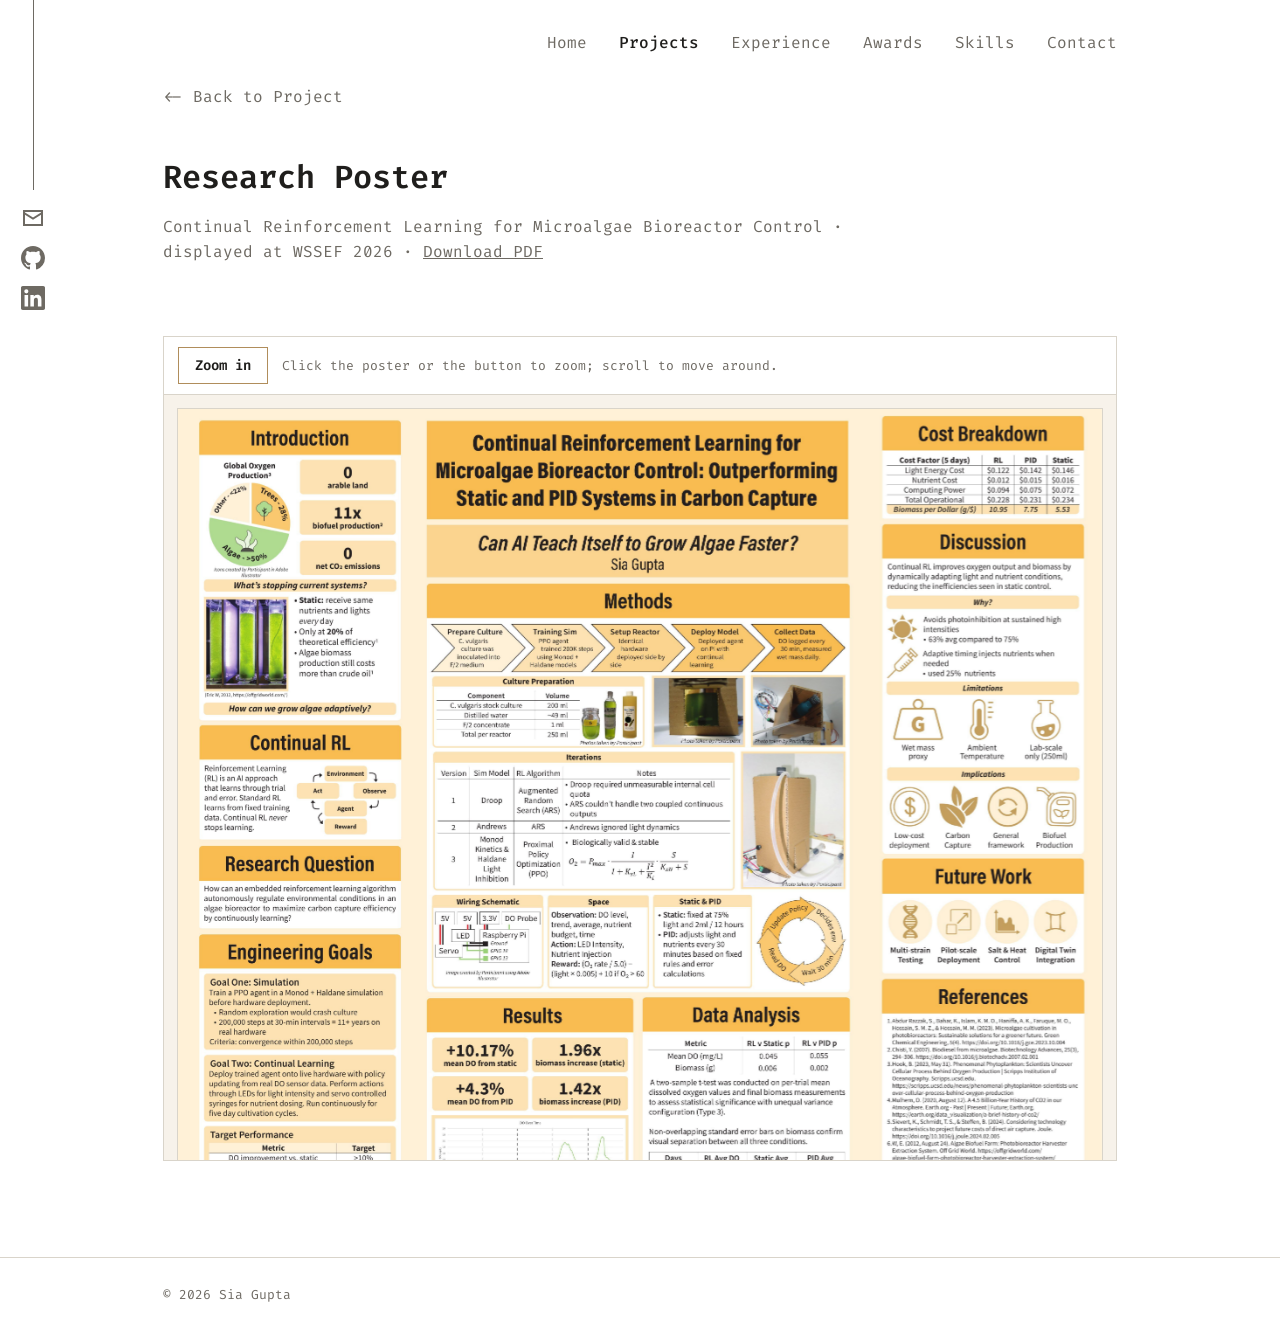
<file: research/poster.html>
<!doctype html>
<html lang="en">
<head>
  <meta charset="utf-8">
  <meta name="viewport" content="width=device-width, initial-scale=1, viewport-fit=cover">
  <title>Algae Reactor Poster | Sia Gupta</title>
  <meta name="description" content="Research poster: Continual Reinforcement Learning for Microalgae Bioreactor Control.">
  <link rel="preconnect" href="https://fonts.googleapis.com">
  <link rel="preconnect" href="https://fonts.gstatic.com" crossorigin>
  <link href="https://fonts.googleapis.com/css2?family=Fira+Code:wght@400;500;600&display=swap" rel="stylesheet">
  <link rel="stylesheet" href="../style.css">
</head>
<body>

  <div class="socials">
    <a class="em" href="#contact" aria-label="Email"><svg viewBox="0 0 24 24"><path d="M2 4h20v16H2V4zm2 2v.5l8 5 8-5V6H4zm16 2.85-8 5-8-5V18h16V8.85z"/></svg></a>
    <a href="https://github.com/guptasia2009" target="_blank" rel="noopener" aria-label="GitHub"><svg viewBox="0 0 16 16"><path d="M8 0C3.58 0 0 3.58 0 8c0 3.54 2.29 6.53 5.47 7.59.4.07.55-.17.55-.38 0-.19-.01-.82-.01-1.49-2.01.37-2.53-.49-2.69-.94-.09-.23-.48-.94-.82-1.13-.28-.15-.68-.52-.01-.53.63-.01 1.08.58 1.23.82.72 1.21 1.87.87 2.33.66.07-.52.28-.87.51-1.07-1.78-.2-3.64-.89-3.64-3.95 0-.87.31-1.59.82-2.15-.08-.2-.36-1.02.08-2.12 0 0 .67-.21 2.2.82.64-.18 1.32-.27 2-.27.68 0 1.36.09 2 .27 1.53-1.04 2.2-.82 2.2-.82.44 1.1.16 1.92.08 2.12.51.56.82 1.27.82 2.15 0 3.07-1.87 3.75-3.65 3.95.29.25.54.73.54 1.48 0 1.07-.01 1.93-.01 2.2 0 .21.15.46.55.38A8.01 8.01 0 0 0 16 8c0-4.42-3.58-8-8-8z"/></svg></a>
    <a href="https://www.linkedin.com/in/sia-gupta/" target="_blank" rel="noopener" aria-label="LinkedIn"><svg viewBox="0 0 24 24"><path d="M20.45 20.45h-3.56v-5.57c0-1.33-.02-3.04-1.85-3.04-1.85 0-2.14 1.45-2.14 2.94v5.67H9.35V9h3.41v1.56h.05c.48-.9 1.64-1.85 3.37-1.85 3.6 0 4.27 2.37 4.27 5.46v6.28zM5.34 7.43a2.06 2.06 0 1 1 0-4.13 2.06 2.06 0 0 1 0 4.13zM7.12 20.45H3.56V9h3.56v11.45zM22.22 0H1.77C.79 0 0 .77 0 1.73v20.54C0 23.23.79 24 1.77 24h20.45c.98 0 1.78-.77 1.78-1.73V1.73C24 .77 23.2 0 22.22 0z"/></svg></a>
  </div>

  <div class="container">
    <header class="top">
      <nav>
        <a href="../index.html#home">Home</a>
        <a href="../index.html#projects" class="on">Projects</a>
        <a href="../index.html#experience">Experience</a>
        <a href="../index.html#awards">Awards</a>
        <a href="../index.html#skills">Skills</a>
        <a href="../index.html#contact">Contact</a>
      </nav>
    </header>

    <a class="back" href="../projects/bioreactor.html">&lt;- Back to Project</a>
    <div class="page-intro">
      <h1>Research Poster</h1>
      <p>Continual Reinforcement Learning for Microalgae Bioreactor Control · displayed at WSSEF 2026 · <a href="poster.pdf" target="_blank" rel="noopener">Download PDF</a></p>
    </div>
    <div class="poster-view">
      <div class="poster-bar">
        <button type="button" id="zoom" class="btn" aria-pressed="false">Zoom in</button>
        <span>Click the poster or the button to zoom; scroll to move around.</span>
      </div>
      <div class="poster-frame" id="frame">
        <img id="posterImg" src="poster-full.jpg" alt="Research trifold poster: Continual Reinforcement Learning for Microalgae Bioreactor Control: Outperforming Static and PID Systems in Carbon Capture">
      </div>
    </div>
    <script>
      (function () {
        var frame = document.getElementById('frame'), btn = document.getElementById('zoom'), img = document.getElementById('posterImg');
        function toggle(e) {
          var on = !frame.classList.contains('zoomed');
          var rx = 0.5, ry = 0.5;
          if (e && e.target === img) {
            var r = img.getBoundingClientRect();
            rx = (e.clientX - r.left) / r.width; ry = (e.clientY - r.top) / r.height;
          }
          frame.classList.toggle('zoomed', on);
          btn.textContent = on ? 'Zoom out' : 'Zoom in';
          btn.setAttribute('aria-pressed', on);
          if (on) {
            frame.scrollLeft = rx * frame.scrollWidth - frame.clientWidth / 2;
            frame.scrollTop = ry * frame.scrollHeight - frame.clientHeight / 2;
          }
        }
        btn.addEventListener('click', function () { toggle(); });
        img.addEventListener('click', toggle);
      })();
    </script>
  </div>

  <footer><div class="container">© 2026 Sia Gupta</div></footer>

  <script>
    (function () {
      var addr = ['getsiagupta', 'outlook.com'].join('@');
      document.querySelectorAll('.em').forEach(function (a) { a.href = 'mailto:' + addr; });
      document.querySelectorAll('.em-text').forEach(function (s) { s.textContent = addr; });
    })();
  </script>
</body>
</html>
</file>
<file: style.css>
:root {
  --bg: #ffffff;
  --ink: #1f1e1c;
  --text: #6e6a63;
  --line: #d9d4ca;
  --accent: #b08d5b;
  --beige: #efe6d6;
  --beige-soft: #f7f2ea;

  --mono: "Fira Code", ui-monospace, "Cascadia Code", "Source Code Pro", Menlo, Consolas, monospace;
}

* { box-sizing: border-box; }
html { scroll-behavior: smooth; }
body {
  margin: 0;
  background: var(--bg);
  color: var(--text);
  font-family: var(--mono);
  font-size: 16px;
  line-height: 1.4;
}
img { display: block; max-width: 100%; }
a { color: inherit; }
h1, h2, h3 { color: var(--ink); margin: 0; }
p { margin: 0; }
b { color: var(--ink); font-weight: 600; }

.container {
  max-width: 1024px; margin: 0 auto;
  padding-left: max(35px, env(safe-area-inset-left, 0px));
  padding-right: max(35px, env(safe-area-inset-right, 0px));
}

.socials {
  position: fixed; top: 0; left: 17px; z-index: 5;
  display: flex; flex-direction: column; align-items: center; gap: 8px;
}
.socials::before { content: ""; width: 1px; height: 190px; background: var(--text); margin-bottom: 4px; }
.socials a { display: block; width: 32px; height: 32px; padding: 4px; color: var(--text); }
.socials a:hover { color: var(--ink); }
.socials svg { width: 100%; height: 100%; fill: currentColor; }

header.top { padding: 32px 0; }
header.top nav { display: flex; justify-content: flex-end; gap: 32px; flex-wrap: wrap; }
header.top nav a { color: var(--text); text-decoration: none; }
header.top nav a:hover, header.top nav a.on { color: var(--ink); font-weight: 500; }

.hero { display: grid; grid-template-columns: 1fr 1fr; gap: 32px; align-items: center; padding: 40px 0 110px; }
.hero h1 { font-size: 36px; font-weight: 600; margin-bottom: 28px; }
.hero p { font-size: 16px; line-height: 1.55; max-width: 32em; margin-bottom: 22px; }
.hero .status { font-size: 15px; margin-bottom: 18px; }
.hero-photo { position: relative; justify-self: center; width: 300px; height: 300px; }
.hero-photo img {
  position: relative; z-index: 1;
  width: 300px; height: 300px; border-radius: 50%;
  object-fit: cover; object-position: 50% 62%;
}
.hero-photo .ring { position: absolute; z-index: 0; border-radius: 50%; }
.hero-photo .r1 { width: 300px; height: 300px; background: var(--beige); top: 18px; left: 22px; }
.hero-photo .dots { position: absolute; z-index: 2; left: -30px; bottom: 6px; }

.btn {
  display: inline-block; padding: 8px 16px;
  border: 1px solid var(--accent); color: var(--ink);
  font-weight: 600; text-decoration: none; transition: background .15s;
}
.btn:hover { background: var(--beige); }
.btn.ghost { border-color: var(--line); font-weight: 500; }
.btn.ghost:hover { background: var(--beige-soft); }

section { padding: 0 0 96px; }
.sec-title { display: flex; align-items: center; gap: 16px; margin-bottom: 48px; }
.sec-title h2 { font-size: 32px; font-weight: 500; white-space: nowrap; }
.sec-title hr { flex: 1; max-width: 520px; border: 0; height: 1px; background: var(--accent); margin: 0; }

.cards { display: grid; grid-template-columns: repeat(3, 1fr); gap: 16px; align-items: start; }
.card { border: 1px solid var(--line); background: var(--bg); min-width: 0; }
.card .img { aspect-ratio: 16 / 10; max-width: 100%; border-bottom: 1px solid var(--line); background: var(--beige-soft); overflow: hidden; }
.card .img img { width: 100%; height: 100%; object-fit: cover; }
.card .body { padding: 20px 20px 24px; display: flex; flex-direction: column; gap: 16px; align-items: flex-start; }
.card h3 { font-size: 16px; font-weight: 500; line-height: 1.4; }
.card p { font-size: 13px; line-height: 1.4; color: #55524c; }
.card .award { font-size: 12px; color: var(--ink); background: var(--beige); padding: 3px 8px; }
.card .actions { display: flex; gap: 8px; flex-wrap: wrap; }

.list { list-style: none; margin: 0; padding: 0; display: flex; flex-direction: column; gap: 22px; }
.list .t { font-size: 18px; font-weight: 600; color: var(--ink); line-height: 1.45; }
.list .t::before { content: "– "; }
.list .t a { text-decoration-thickness: 1.5px; text-underline-offset: 3px; }
.list .t a:hover { color: var(--accent); }
.list .m { font-size: 13px; margin-top: 6px; }
.list .d { font-size: 14px; margin-top: 6px; max-width: 70ch; line-height: 1.5; }

.skill-boxes { display: grid; grid-template-columns: repeat(3, 1fr); grid-auto-rows: 1fr; gap: 16px; }
.skill-box { border: 1px solid var(--line); min-width: 0; }
.skill-box h3 { font-size: 16px; font-weight: 600; padding: 10px 14px; border-bottom: 1px solid var(--line); }
.skill-box ul { list-style: none; margin: 0; padding: 14px; display: flex; flex-wrap: wrap; gap: 8px 16px; font-size: 14px; }

.edu { margin-top: 48px; display: flex; flex-direction: column; gap: 28px; }
.edu .school h3 { font-size: 22px; font-weight: 600; margin-bottom: 6px; }
.edu .school p { font-size: 16px; }
.edu h4 { margin: 0 0 10px; font-size: 16px; color: var(--ink); font-weight: 600; }
.ap { list-style: none; margin: 0; padding: 0; columns: 2; column-gap: 32px; font-size: 14px; }
.ap li { break-inside: avoid; margin-bottom: 6px; }
.ap li::before { content: "- "; }
.ap b { font-weight: 500; }
.plain { list-style: none; margin: 0; padding: 0; display: flex; flex-direction: column; gap: 6px; font-size: 14px; }
.plain li::before { content: "- "; }
.plain b { font-weight: 500; }

.contact { display: flex; justify-content: space-between; gap: 32px; flex-wrap: wrap; }
.contact > p { max-width: 32em; line-height: 1.55; }
.contact-box { border: 1px solid var(--line); padding: 16px; min-width: 260px; }
.contact-box h3 { font-size: 16px; font-weight: 600; margin-bottom: 14px; }
.contact-box a { display: flex; align-items: center; gap: 8px; text-decoration: none; padding: 3px 0; }
.contact-box a:hover { color: var(--ink); }
.contact-box svg { width: 22px; height: 22px; fill: currentColor; flex: none; }

footer { border-top: 1px solid var(--line); padding: 28px 0 36px; font-size: 13px; }

.back { display: inline-block; margin-bottom: 24px; text-decoration: none; }
.back:hover { color: var(--ink); }
.page-intro { padding: 24px 0 72px; }
.page-intro h1 { font-size: 32px; font-weight: 600; margin-bottom: 18px; line-height: 1.25; text-wrap: balance; }
.page-intro p { max-width: 46em; line-height: 1.55; }

.research-grid { display: grid; grid-template-columns: 1fr 1fr; gap: 16px; align-items: start; }
.doc { border: 1px solid var(--line); min-width: 0; }
.doc-head { display: flex; justify-content: space-between; align-items: center; gap: 12px; padding: 10px 14px; border-bottom: 1px solid var(--line); }
.doc-head h3 { font-size: 16px; font-weight: 600; }
.doc-head a { font-size: 13px; white-space: nowrap; }
.doc-head a:hover { color: var(--ink); }
.paper-scroll {
  height: 560px; overflow-y: auto; background: var(--beige-soft);
  padding: 14px; display: flex; flex-direction: column; gap: 14px;
}
.paper-scroll img { width: 100%; height: auto; box-shadow: 0 0 0 1px var(--line); background: #fff; }
.poster { display: block; height: 560px; overflow: hidden; background: var(--beige-soft); }
.poster img { width: 100%; height: 100%; object-fit: contain; }
.doc-foot { padding: 10px 14px; border-top: 1px solid var(--line); font-size: 13px; }

.slide { padding-bottom: 72px; }
.slide figure { margin: 0 0 24px; border: 1px solid var(--line); padding: 12px; }
.slide figure img { width: 100%; height: auto; }
.slide p { line-height: 1.7; max-width: 52em; font-size: 15px; }

.reader { display: flex; flex-direction: column; gap: 20px; max-width: 860px; margin: 0 auto 96px; }
.reader img { width: 100%; height: auto; box-shadow: 0 0 0 1px var(--line); }

.poster-view { margin-bottom: 96px; border: 1px solid var(--line); }
.poster-bar { display: flex; align-items: center; gap: 14px; flex-wrap: wrap; padding: 10px 14px; border-bottom: 1px solid var(--line); font-size: 13px; }
.poster-bar .btn { font-family: inherit; font-size: 14px; background: var(--bg); cursor: pointer; }
.poster-frame { overflow: auto; max-height: 85vh; background: var(--beige-soft); padding: 14px; }
.poster-frame img { width: 100%; height: auto; cursor: zoom-in; box-shadow: 0 0 0 1px var(--line); }
.poster-frame.zoomed img { width: 250%; max-width: none; cursor: zoom-out; }

a:focus-visible, .btn:focus-visible { outline: 2px solid var(--accent); outline-offset: 2px; }

@media (max-width: 900px) {
  .cards, .skill-boxes { grid-template-columns: repeat(2, 1fr); }
    .research-grid { grid-template-columns: 1fr; }
}
@media (max-width: 640px) {
  .socials { display: none; }
  .container {
    padding-left: max(16px, env(safe-area-inset-left, 0px));
    padding-right: max(16px, env(safe-area-inset-right, 0px));
  }
  header.top nav { justify-content: flex-start; gap: 16px; }
  .hero { grid-template-columns: 1fr; padding-bottom: 72px; }
  .hero-photo, .hero-photo img, .hero-photo .r1 { width: 240px; height: 240px; }
  .hero-photo { margin-right: 22px; }
  .cards, .skill-boxes { grid-template-columns: 1fr; grid-auto-rows: auto; }
  .ap { columns: 1; }
  .sec-title h2 { font-size: 26px; }
  .paper-scroll, .poster { height: 440px; }
}
</file>
